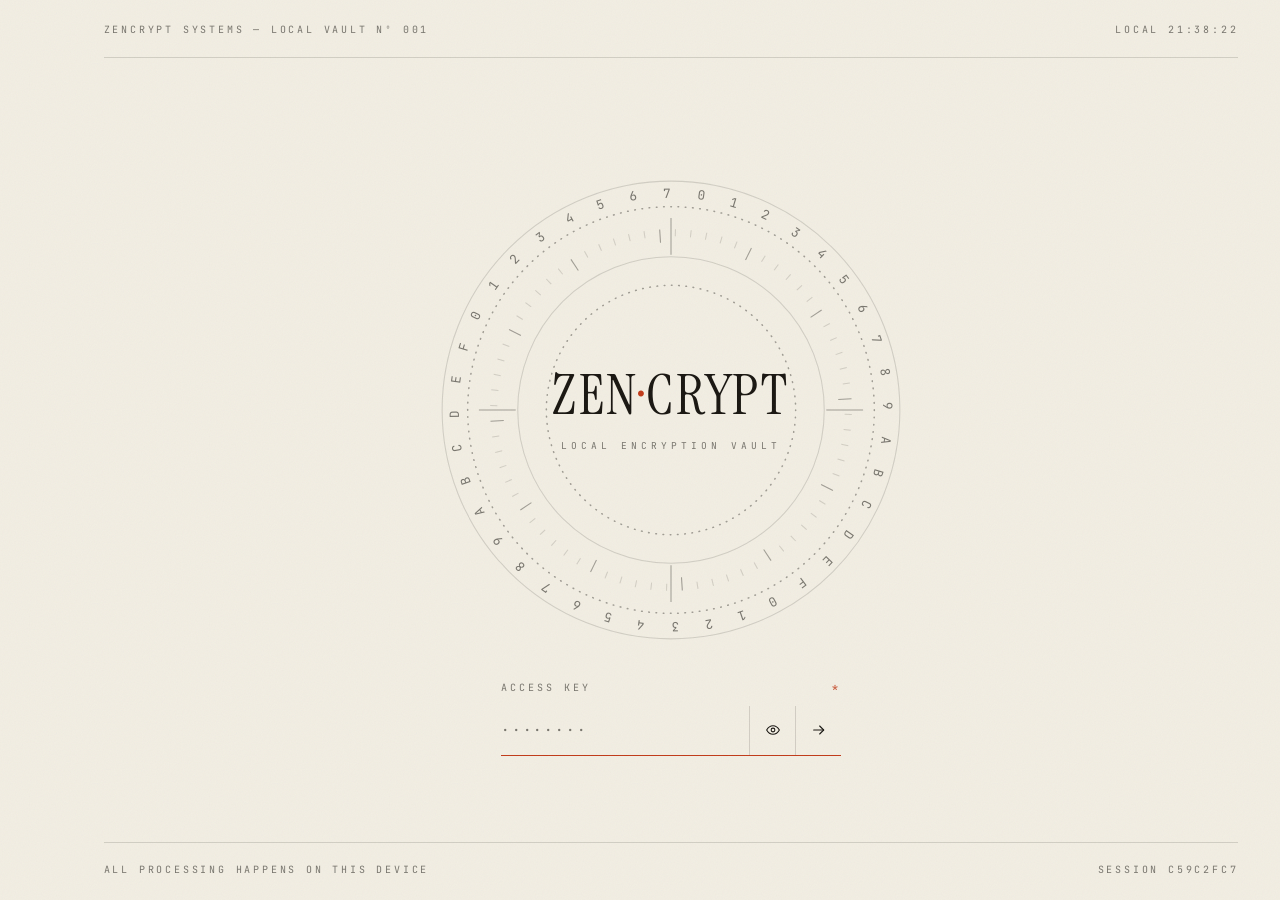
<file: docs/index.html>
<!DOCTYPE html>
<html lang="en">
<head>
<meta charset="UTF-8">
<meta name="viewport" content="width=device-width, initial-scale=1.0">
<meta name="theme-color" content="#F2EEE3">
<title>ZENCRYPT — Local File Vault</title>
<link rel="preconnect" href="https://fonts.googleapis.com">
<link rel="preconnect" href="https://fonts.gstatic.com" crossorigin>
<link href="https://fonts.googleapis.com/css2?family=Instrument+Serif:ital@0;1&family=JetBrains+Mono:wght@400;500;700&display=swap" rel="stylesheet">
<link rel="icon" type="image/svg+xml" href="assets/favicon.svg">
<meta name="description" content="ZENCRYPT is a private, browser-local file vault. Files stay in this browser IndexedDB - nothing is uploaded to a server.">
<link rel="stylesheet" href="assets/css/style.css">

</head>
<body class="gated">

  <!-- vault doors -->
  <div class="door d-top"><i>ZENCRYPT — VAULT DOOR 01</i></div>
  <div class="door d-bot"><i>ZENCRYPT — VAULT DOOR 02</i></div>

  <!-- stamp -->
  <div class="stamp" id="stamp" hidden><div class="stamp-inner">ACCESS GRANTED</div></div>

  <!-- left rail -->
  <aside class="rail" aria-hidden="true">
    <span class="rail-tag">ENCRYPTED FILE VAULT — EST. MMXXV</span>
    <span class="rail-seal"></span>
  </aside>

  <!-- ============ GATE ============ -->
  <section class="gate" id="gate">
    <div class="gate-inner">
      <header class="gate-top">
        <span>ZENCRYPT SYSTEMS — LOCAL VAULT Nº 001</span>
        <span>LOCAL <time id="gateClock">--:--:--</time></span>
      </header>

      <div class="gate-mid">
        <div class="ring-wrap">
          <svg id="ring" viewBox="-230 -230 460 460" aria-hidden="true">
            <circle r="224"/><circle r="199" class="c-d1"/>
            <circle r="150"/><circle r="122" class="c-d1"/>
            <g class="cross">
              <line x1="-152" x2="-188"/><line x1="152" x2="188"/>
              <line y1="-152" y2="-188"/><line y1="152" y2="188"/>
            </g>
            <g id="gTicks"></g>
            <g id="gChars"></g>
          </svg>
          <div class="wordmark">
            <h1>ZEN<span class="red">·</span>CRYPT</h1>
            <span class="wm-sub">LOCAL ENCRYPTION VAULT</span>
          </div>
        </div>

        <form class="key-form" id="keyForm" autocomplete="off" novalidate>
          <label for="keyInput"><span>ACCESS KEY</span><b>*</b></label>
          <div class="key-row">
            <input id="keyInput" type="password" placeholder="········" autocomplete="off"
                   autocapitalize="off" spellcheck="false" aria-label="Access key">
            <button type="button" class="kbtn" id="eyeBtn" title="Show / hide key" aria-label="Show or hide key"></button>
            <button type="submit" class="kbtn go" id="goBtn" title="Unlock vault" aria-label="Unlock vault"></button>
          </div>
          <p class="key-error" id="keyErr" aria-live="polite"></p>
          <p class="key-hint" id="keyHint" hidden>HINT — THE DEV IS ALREADY HERE.</p>
        </form>
      </div>

      <section class="gate-seal" aria-label="Seal files before unlocking">
        <div class="gs-head">
          <h3>Seal a file</h3>
          <span>SHA-256 · THIS DEVICE ONLY</span>
        </div>
        <div class="dz" id="dzGate" tabindex="0" role="button" aria-label="Upload files: click, drop, or paste">
          <span class="dz-mark m1">+</span><span class="dz-mark m2">+</span>
          <span class="dz-mark m3">+</span><span class="dz-mark m4">+</span>
          <div class="dz-big">
            <span class="dz-a"><em>Drop</em> a file</span>
            <span class="dz-b" hidden>Release to seal.</span>
          </div>
          <div class="dz-sub">NO KEY NEEDED — DROP, CLICK TO BROWSE, OR PASTE</div>
          <input type="file" id="fileInputGate" multiple hidden>
        </div>
        <div class="grows" id="gateRows" hidden></div>
        <p class="gs-note">SEALED WITHOUT THE KEY — RECORDS INDEX LOCALLY &amp; APPEAR IN THE VAULT AFTER UNLOCK</p>
      </section>

      <footer class="gate-foot">
        <span>ALL PROCESSING HAPPENS ON THIS DEVICE</span>
        <span>SESSION <span id="sessionId">--------</span></span>
      </footer>
    </div>
  </section>

  <!-- ============ VAULT ============ -->
  <main class="vault" id="vault" hidden>
    <div class="vault-inner">

      <header class="v-top rv">
        <div class="brand">ZEN<span class="red">·</span>CRYPT</div>
        <div class="v-status"><span class="sq-dot"></span> VAULT OPEN — <time id="vClock">--:--:--</time></div>
        <button class="lock-btn" id="lockBtn" title="Lock vault"></button>
      </header>

      <section class="hero">
        <h2 class="rv">Nothing leaves<br><em>this device</em><span class="sq-mark" aria-hidden="true"></span></h2>
        <div class="hero-side rv">
          <p>A zero-knowledge vault that lives entirely in your browser. Every file you seal is
             fingerprinted with SHA-256 and written to on-device storage — no accounts,
             no uploads, no servers in between.</p>
          <div class="stats">
            <div class="stat"><b id="statCount">00</b><span>RECORDS SEALED</span></div>
            <div class="stat"><b id="statSize">0 B</b><span>ON THIS DEVICE</span></div>
            <div class="stat"><b>00</b><span>SERVERS INVOLVED</span></div>
          </div>
        </div>
      </section>

      <div class="dz rv" id="dz" tabindex="0" role="button" aria-label="Upload files: click, drop, or paste">
        <span class="dz-mark m1">+</span><span class="dz-mark m2">+</span>
        <span class="dz-mark m3">+</span><span class="dz-mark m4">+</span>
        <div class="dz-big">
          <span class="dz-a"><em>Seal</em> a file</span>
          <span class="dz-b" hidden>Release to seal.</span>
        </div>
        <div class="dz-sub">DROP FILES ANYWHERE — OR CLICK TO BROWSE — PASTE WORKS TOO</div>
        <input type="file" id="fileInput" multiple hidden>
      </div>

      <section class="rv">
        <div class="ledger-top">
          <h3>Sealed index</h3>
          <span id="ledgerCount">00 RECORDS</span>
        </div>
        <div class="lhead">
          <span>NO.</span><span>FILE</span>
          <span class="c-hash">FINGERPRINT</span><span class="c-size">SIZE</span>
          <span class="c-date">SEALED</span><span></span>
        </div>
        <div id="rows"></div>
        <div class="empty" id="emptyBox">
          <h4>The vault is empty.</h4>
          <p>DROP A FILE ABOVE — IT WILL BE SEALED &amp; INDEXED LOCALLY</p>
        </div>
      </section>

      <footer class="v-foot rv">
        <span id="footStats">00 SEALED RECORDS · 0 B ON DEVICE · KEY VERIFIED</span>
        <span>SHA-256 · INDEXEDDB · NO NETWORK CALLS</span>
      </footer>

    </div>
  </main>

  <div class="toasts" id="toasts" aria-live="polite"></div>

<script src="assets/js/app.js"></script>
</body>
</html>
</file>
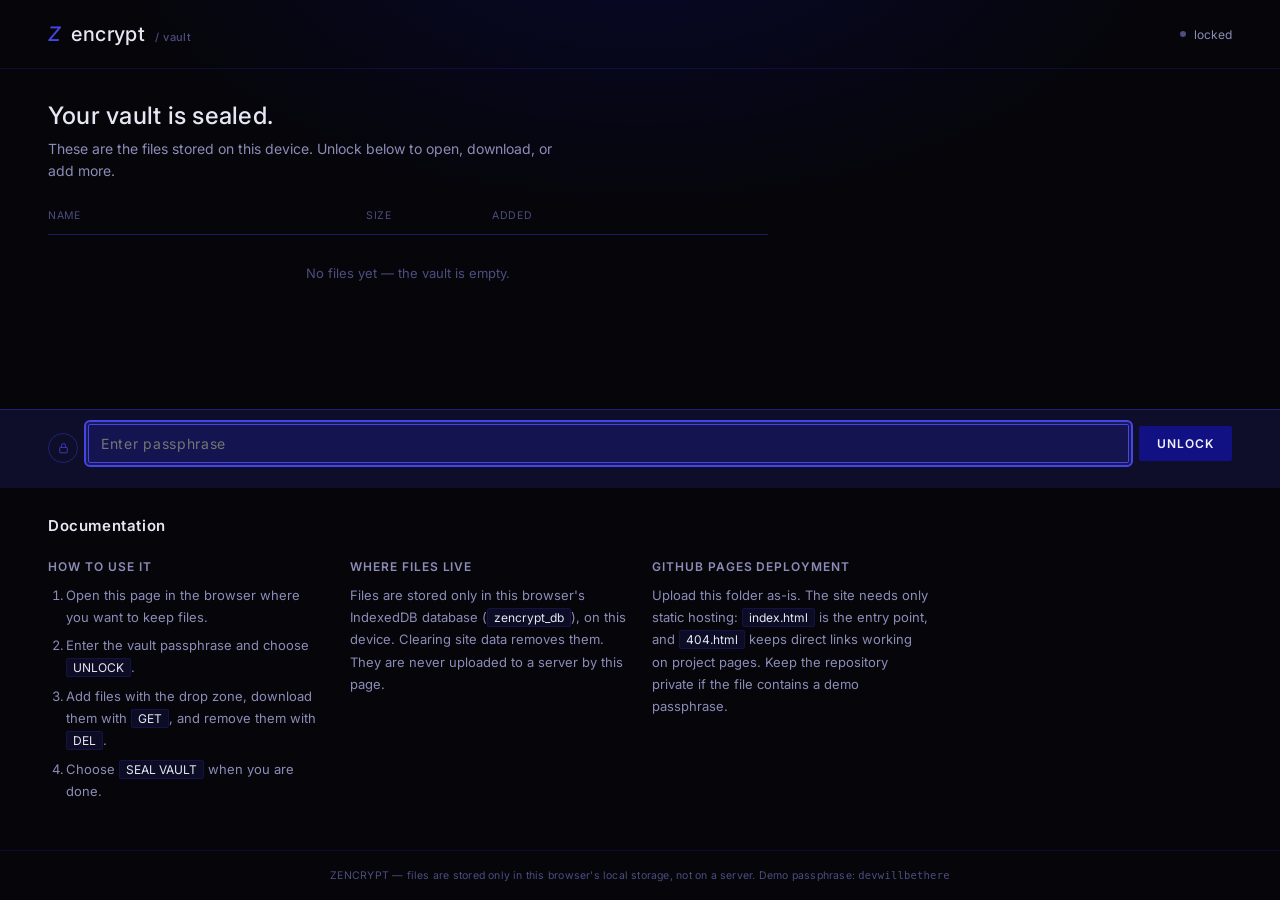
<file: zencrypt-docs/index.html>
<!DOCTYPE html>
<html lang="en">
<head>
<meta charset="UTF-8">
<meta name="viewport" content="width=device-width, initial-scale=1, viewport-fit=cover">
<title>ZENCRYPT — Private File Vault</title>
<meta name="description" content="ZENCRYPT is a private, browser-local file vault. Files stay in this browser's IndexedDB — nothing is uploaded to a server.">
<meta name="theme-color" content="#05050A">
<meta name="color-scheme" content="dark">
<meta property="og:title" content="ZENCRYPT — Private File Vault">
<meta property="og:description" content="A private file vault that lives entirely in your browser. Unlock it, add files, download or remove them.">
<meta property="og:type" content="website">
<link rel="icon" href="data:image/svg+xml,%3Csvg xmlns='http://www.w3.org/2000/svg' viewBox='0 0 32 32'%3E%3Crect width='32' height='32' rx='6' fill='%2305050A'/%3E%3Ctext x='16' y='22' font-family='Georgia,serif' font-style='italic' font-size='18' fill='%234646E8' text-anchor='middle'%3EZ%3C/text%3E%3C/svg%3E">
<link rel="preconnect" href="https://fonts.googleapis.com">
<link rel="preconnect" href="https://fonts.gstatic.com" crossorigin>
<link href="https://fonts.googleapis.com/css2?family=Inter:wght@400;500;600;700&display=swap" rel="stylesheet">
<style>
  :root {
    --ink: #05050A;
    --panel: #0E0E2A;
    --panel-2: #141450;
    --hair: rgba(45,45,200,0.22);
    --hair-strong: rgba(60,60,220,0.42);
    --gold: #111184;
    --gold-bright: #4646E8;
    --text: #E7E7F4;
    --text-dim: #8C8CB8;
    --text-faint: #4D4D80;
    --danger: #D14747;
    --radius: 2px;
    box-sizing: border-box;
    padding-top: env(safe-area-inset-top, 0px);
    padding-bottom: env(safe-area-inset-bottom, 0px);
  }
  @media (prefers-color-scheme: light) {
    :root:not([data-theme="dark"]) {
      --ink: #05050A; --panel: #0E0E2A; --panel-2: #141450; --text: #E7E7F4; --text-dim: #8C8CB8;
    }
  }
  * { box-sizing: border-box; }
  html { scroll-padding-top: env(safe-area-inset-top, 0px); }
  html, body { height: 100%; }
  body {
    margin: 0;
    background: var(--ink);
    background-image:
      radial-gradient(ellipse 900px 500px at 50% -10%, rgba(17,17,132,0.28), transparent 60%);
    color: var(--text);
    font-family: 'Inter', -apple-system, 'Segoe UI', sans-serif;
    min-height: 100%;
    display: flex;
    flex-direction: column;
  }
  .mono { font-family: 'Inter', -apple-system, 'Segoe UI', sans-serif; font-variant-numeric: tabular-nums; }

  /* ---------- Accessibility helpers ---------- */
  .skip-link {
    position: absolute;
    left: 16px;
    top: -48px;
    z-index: 50;
    background: var(--gold);
    color: #F2F2FF;
    font-family: 'Inter', sans-serif;
    font-size: 12px;
    font-weight: 600;
    letter-spacing: 0.06em;
    padding: 10px 16px;
    border-radius: var(--radius);
    text-decoration: none;
    transition: top 0.15s ease;
  }
  .skip-link:focus { top: 12px; }

  /* ---------- Header ---------- */
  header {
    padding: 22px clamp(20px, 5vw, 48px);
    padding-top: calc(22px + env(safe-area-inset-top, 0px));
    display: flex;
    align-items: center;
    justify-content: space-between;
    border-bottom: 1px solid var(--hair);
  }
  .brand {
    display: flex;
    align-items: baseline;
    gap: 10px;
    font-size: 20px;
    letter-spacing: 0.02em;
    font-weight: 500;
  }
  .brand .mark { color: var(--gold-bright); font-style: italic; }
  .brand .tag {
    font-family: 'Inter', sans-serif;
    font-size: 11px;
    color: var(--text-faint);
    letter-spacing: 0.04em;
  }
  #lockBadge {
    font-family: 'Inter', sans-serif;
    font-size: 12px;
    color: var(--text-dim);
    display: flex;
    align-items: center;
    gap: 8px;
  }
  #lockBadge .dot {
    width: 6px; height: 6px; border-radius: 50%;
    background: var(--text-faint);
  }
  #lockBadge.unlocked .dot { background: var(--gold-bright); box-shadow: 0 0 8px var(--gold-bright); }

  main { flex: 1; display: flex; flex-direction: column; }

  /* ---------- Lock screen (home) ---------- */
  #lockScreen {
    flex: 1;
    display: flex;
    flex-direction: column;
    min-height: 0;
  }
  .preview-wrap { flex: 1; overflow-y: auto; padding: 32px clamp(20px, 5vw, 48px) 24px; }
  .preview-head { max-width: 520px; margin-bottom: 26px; }
  .preview-head h1 { font-size: 24px; font-weight: 500; margin: 0 0 8px; letter-spacing: 0.01em; }
  .preview-head p.sub { color: var(--text-dim); font-size: 14px; margin: 0; line-height: 1.6; }
  .preview-ledger { max-width: 720px; }
  #previewFileList .ledger-row { cursor: pointer; }
  #previewFileList .ledger-row:hover { border-color: transparent; background: rgba(70,70,232,0.08); }
  #previewFileList .row-actions .icon-btn { pointer-events: none; opacity: 0.7; }
  #previewEmpty {
    text-align: center;
    color: var(--text-faint);
    font-size: 13px;
    padding: 30px 20px;
    font-family: 'Inter', sans-serif;
  }

  .unlock-bar {
    flex-shrink: 0;
    border-top: 1px solid var(--hair-strong);
    background: var(--panel);
    padding: 14px clamp(16px, 5vw, 48px);
    padding-bottom: calc(14px + env(safe-area-inset-bottom, 0px));
    display: flex;
    align-items: center;
    gap: 10px;
  }
  .unlock-bar .lock-icon { flex-shrink: 0; width: 30px; height: 30px; border: 1px solid var(--hair-strong); border-radius: 50%; display: flex; align-items: center; justify-content: center; }
  .unlock-bar .lock-icon svg { width: 13px; height: 13px; }
  .unlock-row { flex: 1; display: flex; gap: 10px; align-items: center; flex-wrap: wrap; }
  .unlock-row input[type="password"] { flex: 1; min-width: 140px; }
  #lockError {
    width: 100%;
    color: var(--danger);
    font-family: 'Inter', sans-serif;
    font-size: 11.5px;
    letter-spacing: 0.02em;
  }

  .field { text-align: left; }
  .field label {
    display: block;
    font-family: 'Inter', sans-serif;
    font-size: 10.5px;
    color: var(--text-faint);
    letter-spacing: 0.06em;
    margin-bottom: 8px;
  }
  input[type="password"], input[type="text"] {
    background: var(--panel-2);
    border: 1px solid var(--hair-strong);
    border-radius: var(--radius);
    color: var(--text);
    font-family: 'Inter', sans-serif;
    font-size: 14px;
    padding: 10px 12px;
    letter-spacing: 0.05em;
    outline: none;
    transition: border-color 0.15s ease;
  }
  input[type="password"]:focus, input[type="text"]:focus {
    border-color: var(--gold-bright);
    box-shadow: 0 0 0 3px rgba(70,70,232,0.22);
  }
  .btn {
    background: var(--gold);
    color: #F2F2FF;
    border: none;
    border-radius: var(--radius);
    padding: 10px 18px;
    font-family: 'Inter', sans-serif;
    font-size: 12px;
    font-weight: 600;
    letter-spacing: 0.08em;
    cursor: pointer;
    transition: background 0.15s ease, transform 0.1s ease;
    white-space: nowrap;
  }
  .btn:hover { background: var(--gold-bright); }
  .btn:active { transform: scale(0.985); }
  .btn:focus-visible, input:focus-visible, .icon-btn:focus-visible { outline: 2px solid var(--gold-bright); outline-offset: 2px; }
  .btn-ghost {
    background: transparent;
    border: 1px solid var(--hair-strong);
    color: var(--text-dim);
  }
  .btn-ghost:hover { border-color: var(--gold-bright); color: var(--text); }
  .unlock-bar.shake { animation: shake 0.36s ease; }
  @keyframes shake {
    10%, 90% { transform: translateX(-1px); }
    20%, 80% { transform: translateX(2px); }
    30%, 50%, 70% { transform: translateX(-4px); }
    40%, 60% { transform: translateX(4px); }
  }

  /* ---------- Vault (dashboard) ---------- */
  #vault { display: none; flex: 1; flex-direction: column; }
  .vault-header {
    padding: 36px clamp(20px, 5vw, 48px) 24px;
    display: flex;
    align-items: flex-end;
    justify-content: space-between;
    gap: 20px;
    flex-wrap: wrap;
  }
  .vault-header h2 { font-size: 22px; font-weight: 500; margin: 0 0 6px; }
  .vault-header .meta {
    font-family: 'Inter', sans-serif;
    font-size: 12px;
    color: var(--text-faint);
  }
  #dropZone {
    margin: 0 clamp(20px, 5vw, 48px) 8px;
    border: 1px dashed var(--hair-strong);
    border-radius: var(--radius);
    padding: 26px;
    text-align: center;
    color: var(--text-dim);
    font-size: 14px;
    cursor: pointer;
    transition: border-color 0.15s ease, background 0.15s ease;
  }
  #dropZone:hover, #dropZone.drag { border-color: var(--gold-bright); background: rgba(70,70,232,0.08); }
  #dropZone .mono { font-size: 11.5px; color: var(--text-faint); display: block; margin-top: 6px; }
  #fileInput { display: none; }

  .ledger-wrap { flex: 1; padding: 28px clamp(20px, 5vw, 48px) 60px; overflow-x: auto; }
  .ledger-head, .ledger-row {
    display: grid;
    grid-template-columns: 1fr 110px 170px 90px;
    gap: 16px;
    align-items: center;
    min-width: 520px;
  }
  .ledger-head {
    font-family: 'Inter', sans-serif;
    font-size: 10.5px;
    color: var(--text-faint);
    letter-spacing: 0.06em;
    padding-bottom: 12px;
    border-bottom: 1px solid var(--hair-strong);
  }
  .ledger-row {
    padding: 16px 0;
    border-bottom: 1px solid var(--hair);
    font-size: 14.5px;
  }
  .ledger-row .fname { display: flex; align-items: center; gap: 10px; overflow: hidden; }
  .ledger-row .fname span { overflow: hidden; text-overflow: ellipsis; white-space: nowrap; }
  .ledger-row .fsize, .ledger-row .fdate { font-family: 'Inter', sans-serif; font-size: 12px; color: var(--text-dim); }
  .row-actions { display: flex; gap: 6px; justify-content: flex-end; }
  .icon-btn {
    background: none; border: 1px solid var(--hair-strong); color: var(--text-dim);
    border-radius: var(--radius); padding: 6px 10px; font-family: 'Inter', sans-serif;
    font-size: 11px; cursor: pointer; transition: all 0.15s ease;
  }
  .icon-btn:hover { border-color: var(--gold-bright); color: var(--gold-bright); }
  .icon-btn.danger:hover { border-color: var(--danger); color: var(--danger); }

  #emptyState {
    text-align: center;
    color: var(--text-faint);
    font-size: 13.5px;
    padding: 50px 20px;
    font-family: 'Inter', sans-serif;
  }

  .file-glyph { width: 14px; height: 14px; flex-shrink: 0; opacity: 0.6; }

  footer {
    padding: 18px clamp(20px, 5vw, 48px);
    padding-bottom: calc(18px + env(safe-area-inset-bottom, 0px));
    border-top: 1px solid var(--hair);
    font-family: 'Inter', sans-serif;
    font-size: 10.5px;
    color: var(--text-faint);
    text-align: center;
    letter-spacing: 0.02em;
  }

  @media (prefers-reduced-motion: reduce) {
    * { animation: none !important; transition: none !important; }
  }

  /* ---------- Small screens ---------- */
  @media (max-width: 640px) {
    .ledger-head { display: none; }
    .ledger-head, .ledger-row {
      grid-template-columns: 1fr auto;
      min-width: 0;
    }
    .ledger-row .fdate { display: none; }
  }

  /* ---------- Docs ---------- */
  .docs {
    border-top: 1px solid var(--hair);
    padding: 28px clamp(20px, 5vw, 48px) 48px;
    display: grid;
    gap: 24px;
    grid-template-columns: repeat(auto-fit, minmax(min(260px, 100%), 1fr));
  }
  .docs h2 {
    grid-column: 1 / -1;
    font-size: 15px;
    font-weight: 600;
    letter-spacing: 0.04em;
    margin: 0;
    color: var(--text);
  }
  .docs section h3 {
    font-size: 12px;
    font-weight: 600;
    letter-spacing: 0.08em;
    color: var(--text-dim);
    margin: 0 0 10px;
    text-transform: uppercase;
  }
  .docs section p, .docs section ol {
    margin: 0;
    color: var(--text-dim);
    font-size: 13px;
    line-height: 1.7;
  }
  .docs section ol { padding-left: 18px; display: grid; gap: 6px; }
  .docs code {
    font-family: 'Inter', -apple-system, 'Segoe UI', sans-serif;
    font-size: 12px;
    color: var(--text);
    background: rgba(70,70,232,0.12);
    border: 1px solid var(--hair);
    border-radius: var(--radius);
    padding: 1px 6px;
  }
</style>
</head>
<body>
<a class="skip-link" href="#main">Skip to vault</a>

<header>
  <div class="brand"><span class="mark" aria-hidden="true">Z</span>encrypt <span class="tag">/ vault</span></div>
  <div id="lockBadge" role="status" aria-live="polite"><span class="dot" aria-hidden="true"></span><span id="lockBadgeText">locked</span></div>
</header>

<main id="main">
  <section id="lockScreen" aria-labelledby="lockTitle">
    <div class="preview-wrap">
      <div class="preview-head">
        <h1 id="lockTitle">Your vault is sealed.</h1>
        <p class="sub">These are the files stored on this device. Unlock below to open, download, or add more.</p>
      </div>
      <div class="preview-ledger">
        <div class="ledger-head">
          <div>NAME</div><div>SIZE</div><div>ADDED</div><div></div>
        </div>
        <div id="previewFileList"></div>
        <div id="previewEmpty">No files yet — the vault is empty.</div>
      </div>
    </div>

    <div class="unlock-bar" id="unlockBar">
      <div class="lock-icon" aria-hidden="true">
        <svg viewBox="0 0 24 24" fill="none" stroke="#4646E8" stroke-width="1.4"><rect x="5" y="10" width="14" height="10" rx="1"/><path d="M8 10V7a4 4 0 0 1 8 0v3"/></svg>
      </div>
      <form class="unlock-row" id="unlockForm">
        <label class="mono" for="pwInput" style="position:absolute;width:1px;height:1px;overflow:hidden;clip:rect(0 0 0 0);">Passphrase</label>
        <input type="password" id="pwInput" autocomplete="current-password" placeholder="Enter passphrase" />
        <button class="btn" id="unlockBtn" type="submit">UNLOCK</button>
        <div id="lockError" role="alert"></div>
      </form>
    </div>
  </section>

  <section id="vault">
    <div class="vault-header">
      <div>
        <h2>Your files</h2>
        <div class="meta" id="vaultMeta">0 files stored</div>
      </div>
      <button class="btn btn-ghost" id="lockBtn" style="width:auto;">SEAL VAULT</button>
    </div>

    <div id="dropZone" role="button" tabindex="0" aria-label="Add files to the vault">
      Click or drop a file to store it
      <span class="mono">Stored locally in this browser, on this device</span>
    </div>
    <input type="file" id="fileInput" multiple aria-label="Files to store in the vault" />

    <div class="ledger-wrap">
      <div class="ledger-head">
        <div>NAME</div><div>SIZE</div><div>ADDED</div><div></div>
      </div>
      <div id="fileList"></div>
      <div id="emptyState">No files yet — the vault is empty.</div>
    </div>
  </section>
</main>

<section class="docs" aria-labelledby="docsTitle">
  <h2 id="docsTitle">Documentation</h2>
  <section aria-labelledby="docsUse">
    <h3 id="docsUse">How to use it</h3>
    <ol>
      <li>Open this page in the browser where you want to keep files.</li>
      <li>Enter the vault passphrase and choose <code>UNLOCK</code>.</li>
      <li>Add files with the drop zone, download them with <code>GET</code>, and remove them with <code>DEL</code>.</li>
      <li>Choose <code>SEAL VAULT</code> when you are done.</li>
    </ol>
  </section>
  <section aria-labelledby="docsPrivacy">
    <h3 id="docsPrivacy">Where files live</h3>
    <p>Files are stored only in this browser's IndexedDB database (<code>zencrypt_db</code>), on this device. Clearing site data removes them. They are never uploaded to a server by this page.</p>
  </section>
  <section aria-labelledby="docsDeploy">
    <h3 id="docsDeploy">GitHub Pages deployment</h3>
    <p>Upload this folder as-is. The site needs only static hosting: <code>index.html</code> is the entry point, and <code>404.html</code> keeps direct links working on project pages. Keep the repository private if the file contains a demo passphrase.</p>
  </section>
</section>

<footer>ZENCRYPT — files are stored only in this browser's local storage, not on a server. Demo passphrase: <code>devwillbethere</code></footer>

<script>
(function () {
  "use strict";
  /* Demo build: the passphrase ships in this file so the GitHub Pages demo can unlock.
     Do not treat this as real encryption — anyone can read page source. */
  const PASSPHRASE = "devwillbethere";
  const DB_NAME = "zencrypt_db";
  const STORE = "files";
  let db = null;

  const IDB_OK = ("indexedDB" in window);
  function storageUnavailable() {
    previewEmpty.style.display = "block";
    previewEmpty.textContent = "Local storage is unavailable in this browser, so the vault cannot load files here.";
    emptyState.style.display = "block";
    emptyState.textContent = "Local storage is unavailable in this browser, so the vault cannot load files here.";
  }

  function openDB() {
    if (!IDB_OK) return Promise.reject(new Error("IndexedDB unavailable"));
    return new Promise((resolve, reject) => {
      const req = indexedDB.open(DB_NAME, 1);
      req.onupgradeneeded = () => {
        const idb = req.result;
        if (!idb.objectStoreNames.contains(STORE)) {
          idb.createObjectStore(STORE, { keyPath: "id" });
        }
      };
      req.onsuccess = () => resolve(req.result);
      req.onerror = () => reject(req.error);
    });
  }

  function tx(mode) { return db.transaction(STORE, mode).objectStore(STORE); }

  function addFile(record) {
    return new Promise((resolve, reject) => {
      try {
        const r = tx("readwrite").put(record);
        r.onsuccess = () => resolve();
        r.onerror = () => reject(r.error);
      } catch (e) { reject(e); }
    });
  }
  function getAllFiles() {
    return new Promise((resolve, reject) => {
      try {
        const r = tx("readonly").getAll();
        r.onsuccess = () => resolve(r.result || []);
        r.onerror = () => reject(r.error);
      } catch (e) { resolve([]); }
    });
  }
  function deleteFile(id) {
    return new Promise((resolve, reject) => {
      try {
        const r = tx("readwrite").delete(id);
        r.onsuccess = () => resolve();
        r.onerror = () => reject(r.error);
      } catch (e) { reject(e); }
    });
  }

  function fmtSize(bytes) {
    if (bytes < 1024) return bytes + " B";
    if (bytes < 1024 * 1024) return (bytes / 1024).toFixed(1) + " KB";
    return (bytes / (1024 * 1024)).toFixed(1) + " MB";
  }
  function fmtDate(ts) {
    const d = new Date(ts);
    return d.toLocaleDateString(undefined, { day: "2-digit", month: "short" }) + " · " +
           d.toLocaleTimeString(undefined, { hour: "2-digit", minute: "2-digit" });
  }

  const lockScreen = document.getElementById("lockScreen");
  const vault = document.getElementById("vault");
  const unlockForm = document.getElementById("unlockForm");
  const pwInput = document.getElementById("pwInput");
  const unlockBtn = document.getElementById("unlockBtn");
  const lockError = document.getElementById("lockError");
  const lockBtn = document.getElementById("lockBtn");
  const lockBadge = document.getElementById("lockBadge");
  const lockBadgeText = document.getElementById("lockBadgeText");
  const dropZone = document.getElementById("dropZone");
  const fileInput = document.getElementById("fileInput");
  const fileList = document.getElementById("fileList");
  const emptyState = document.getElementById("emptyState");
  const vaultMeta = document.getElementById("vaultMeta");
  const unlockBar = document.getElementById("unlockBar");
  const previewFileList = document.getElementById("previewFileList");
  const previewEmpty = document.getElementById("previewEmpty");

  const fileGlyph = '<svg class="file-glyph" viewBox="0 0 24 24" fill="none" stroke="currentColor" stroke-width="1.5"><path d="M14 2H6a2 2 0 0 0-2 2v16a2 2 0 0 0 2 2h12a2 2 0 0 0 2-2V8z"/><path d="M14 2v6h6"/></svg>';

  async function refreshList() {
    let files = [];
    try { files = await getAllFiles(); } catch (e) { files = []; }
    files.sort((a, b) => b.addedAt - a.addedAt);
    vaultMeta.textContent = files.length + (files.length === 1 ? " file stored" : " files stored");
    if (files.length === 0) {
      emptyState.style.display = "block";
      fileList.innerHTML = "";
      return;
    }
    emptyState.style.display = "none";
    fileList.innerHTML = files.map(f => `
      <div class="ledger-row" data-id="${f.id}">
        <div class="fname">${fileGlyph}<span>${escapeHtml(f.name)}</span></div>
        <div class="fsize">${fmtSize(f.size)}</div>
        <div class="fdate">${fmtDate(f.addedAt)}</div>
        <div class="row-actions">
          <button class="icon-btn" data-action="download" data-id="${f.id}">GET</button>
          <button class="icon-btn danger" data-action="delete" data-id="${f.id}">DEL</button>
        </div>
      </div>
    `).join("");
  }

  function escapeHtml(s) {
    return String(s == null ? "" : s).replace(/[&<>"']/g, c => ({ "&": "&amp;", "<": "&lt;", ">": "&gt;", '"': "&quot;", "'": "&#39;" }[c]));
  }

  async function refreshPreview() {
    let files = [];
    try { files = await getAllFiles(); } catch (e) { files = []; }
    files.sort((a, b) => b.addedAt - a.addedAt);
    if (files.length === 0) {
      previewEmpty.style.display = "block";
      previewFileList.innerHTML = "";
      return;
    }
    previewEmpty.style.display = "none";
    previewFileList.innerHTML = files.map(f => `
      <div class="ledger-row">
        <div class="fname">${fileGlyph}<span>${escapeHtml(f.name)}</span></div>
        <div class="fsize">${fmtSize(f.size)}</div>
        <div class="fdate">${fmtDate(f.addedAt)}</div>
        <div class="row-actions"><button class="icon-btn">LOCKED</button></div>
      </div>
    `).join("");
  }

  previewFileList.addEventListener("click", () => {
    pwInput.focus();
  });

  fileList.addEventListener("click", async (e) => {
    const btn = e.target.closest(".icon-btn");
    if (!btn) return;
    const id = btn.dataset.id;
    if (btn.dataset.action === "delete") {
      try { await deleteFile(id); await refreshList(); await refreshPreview(); } catch (err) {}
    } else if (btn.dataset.action === "download") {
      try {
        const files = await getAllFiles();
        const f = files.find(x => x.id === id);
        if (!f) return;
        const a = document.createElement("a");
        a.href = f.dataUrl;
        a.download = f.name;
        document.body.appendChild(a);
        a.click();
        a.remove();
      } catch (err) {}
    }
  });

  function readFileAsDataUrl(file) {
    return new Promise((resolve, reject) => {
      const r = new FileReader();
      r.onload = () => resolve(r.result);
      r.onerror = () => reject(r.error);
      r.readAsDataURL(file);
    });
  }

  async function handleFiles(fileListObj) {
    if (!db) { storageUnavailable(); return; }
    for (const file of Array.from(fileListObj)) {
      try {
        const dataUrl = await readFileAsDataUrl(file);
        await addFile({
          id: Date.now() + "_" + Math.random().toString(36).slice(2, 9),
          name: file.name,
          size: file.size,
          addedAt: Date.now(),
          dataUrl
        });
      } catch (e) { /* skip file on error */ }
    }
    await refreshList();
    await refreshPreview();
  }

  dropZone.addEventListener("click", () => fileInput.click());
  dropZone.addEventListener("keydown", (e) => {
    if (e.key === "Enter" || e.key === " ") { e.preventDefault(); fileInput.click(); }
  });
  fileInput.addEventListener("change", (e) => { if (e.target.files.length) handleFiles(e.target.files); fileInput.value = ""; });
  dropZone.addEventListener("dragover", (e) => { e.preventDefault(); dropZone.classList.add("drag"); });
  dropZone.addEventListener("dragleave", () => dropZone.classList.remove("drag"));
  dropZone.addEventListener("drop", (e) => {
    e.preventDefault();
    dropZone.classList.remove("drag");
    if (e.dataTransfer.files.length) handleFiles(e.dataTransfer.files);
  });

  function unlock() {
    if (pwInput.value === PASSPHRASE) {
      lockScreen.style.display = "none";
      vault.style.display = "flex";
      lockBadge.classList.add("unlocked");
      lockBadgeText.textContent = "unlocked";
      pwInput.value = "";
      lockError.textContent = "";
      refreshList();
    } else {
      lockError.textContent = "Incorrect passphrase. Try again.";
      unlockBar.classList.add("shake");
      setTimeout(() => unlockBar.classList.remove("shake"), 380);
    }
  }

  unlockBtn.addEventListener("click", unlock);
  unlockForm.addEventListener("submit", (e) => { e.preventDefault(); unlock(); });
  pwInput.addEventListener("keydown", (e) => { if (e.key === "Enter") unlock(); });

  lockBtn.addEventListener("click", () => {
    vault.style.display = "none";
    lockScreen.style.display = "flex";
    lockBadge.classList.remove("unlocked");
    lockBadgeText.textContent = "locked";
    pwInput.focus();
  });

  openDB().then(idb => { db = idb; refreshPreview(); }).catch(storageUnavailable);
  pwInput.focus();
})();
</script>
</body>
</html>
</file>
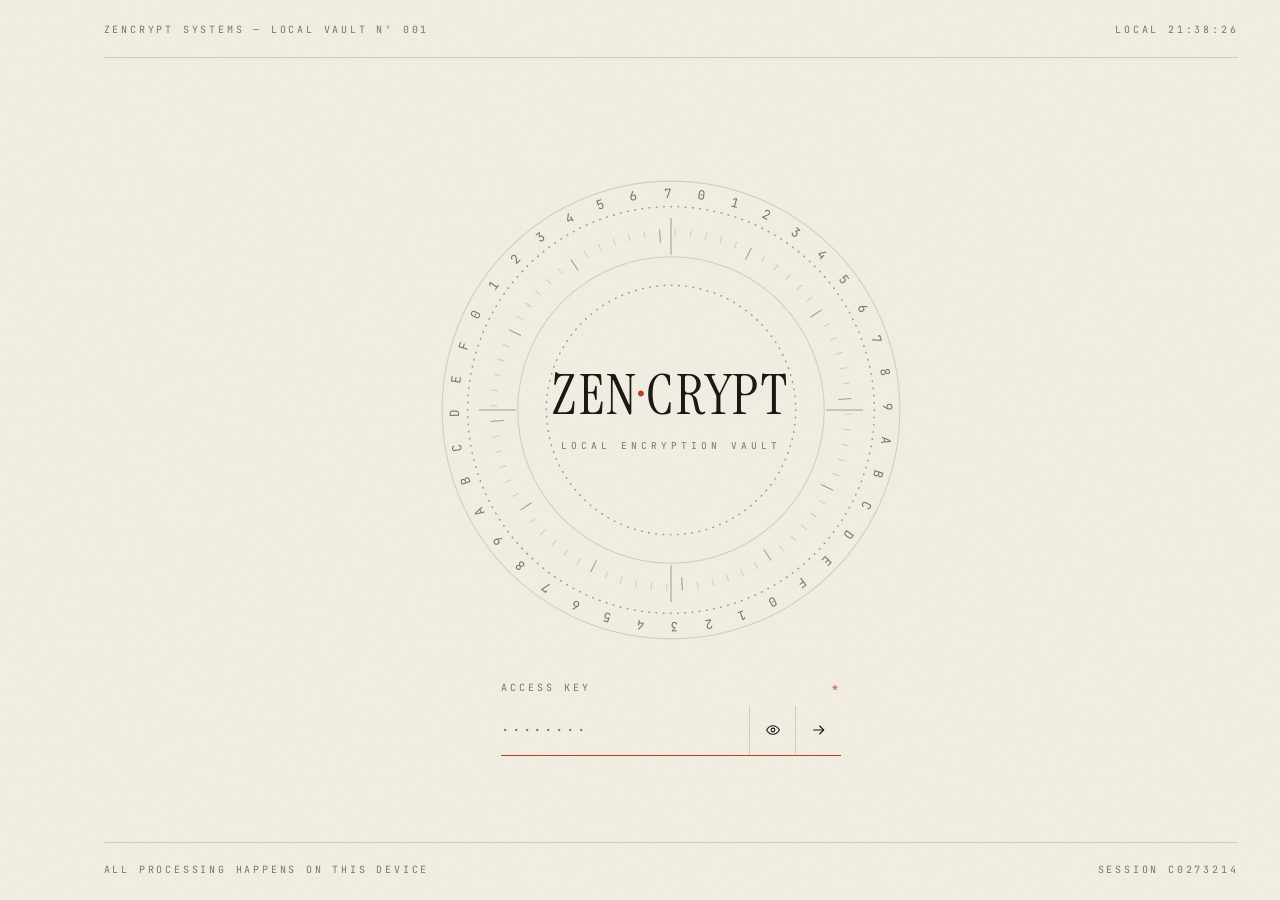
<file: index.html.html>
<!DOCTYPE html>
<html lang="en">
<head>
<meta charset="UTF-8">
<meta name="viewport" content="width=device-width, initial-scale=1.0">
<meta name="theme-color" content="#F2EEE3">
<title>ZENCRYPT — Local File Vault</title>
<link rel="preconnect" href="https://fonts.googleapis.com">
<link rel="preconnect" href="https://fonts.gstatic.com" crossorigin>
<link href="https://fonts.googleapis.com/css2?family=Instrument+Serif:ital@0;1&family=JetBrains+Mono:wght@400;500;700&display=swap" rel="stylesheet">
<style>
  *{margin:0;padding:0;box-sizing:border-box}
  :root{
    --paper:#F2EEE3; --ink:#181510;
    --soft:rgba(24,21,16,.56);
    --line:rgba(24,21,16,.15); --line-2:rgba(24,21,16,.38);
    --red:#C13A18;
    --mono:'JetBrains Mono',ui-monospace,monospace;
    --serif:'Instrument Serif',Georgia,serif;
    --ease:cubic-bezier(.22,1,.36,1);
  }
  [hidden]{display:none!important}
  html{scrollbar-width:thin;scrollbar-color:var(--line-2) transparent}
  body{background:var(--paper);color:var(--ink);font:400 14px/1.5 var(--mono);-webkit-font-smoothing:antialiased;min-height:100vh}
  body.gated{overflow:hidden}
  ::selection{background:var(--red);color:var(--paper)}
  button{font:inherit;color:inherit;background:none;border:0;cursor:pointer}
  input{font:inherit;color:inherit}
  :focus-visible{outline:1px dashed var(--red);outline-offset:3px}
  /* paper grain */
  body::after{content:"";position:fixed;inset:0;z-index:900;pointer-events:none;opacity:.05;
    background:url("data:image/svg+xml,%3Csvg xmlns='http://www.w3.org/2000/svg' width='180' height='180'%3E%3Cfilter id='n'%3E%3CfeTurbulence type='fractalNoise' baseFrequency='.85' numOctaves='2'/%3E%3C/filter%3E%3Crect width='100%25' height='100%25' filter='url(%23n)'/%3E%3C/svg%3E")}

  /* ---------- shared rail ---------- */
  .rail{position:fixed;top:0;bottom:0;left:0;width:62px;border-right:1px solid var(--line);
    display:flex;flex-direction:column;align-items:center;justify-content:space-between;
    padding:1.3rem 0;z-index:20;background:var(--paper)}
  .rail-tag{writing-mode:vertical-rl;transform:rotate(180deg);font-size:9.5px;letter-spacing:.34em;color:var(--soft);white-space:nowrap}
  .rail-seal{width:11px;height:11px;background:var(--red)}
  .gate,.vault{padding-left:62px}

  /* ---------- gate ---------- */
  .gate{position:fixed;inset:0;background:var(--paper);z-index:100;display:flex}2
  .gate.off{display:none}
  .gate-inner{flex:1;display:flex;flex-direction:column;min-width:0;padding:1.4rem clamp(1.2rem,4vw,2.6rem);
    overflow-y:auto;scrollbar-width:thin;scrollbar-color:var(--line-2) transparent}
  .gate-top,.gate-foot{display:flex;justify-content:space-between;gap:1rem;font-size:10px;letter-spacing:.28em;color:var(--soft)}
  .gate-top{position:sticky;top:0;z-index:5;background:var(--paper);padding-bottom:1.2rem;border-bottom:1px solid var(--line)}
  .gate-foot{position:sticky;bottom:0;z-index:5;background:var(--paper);padding-top:1.2rem;border-top:1px solid var(--line)}
  .gate-mid{flex:1;display:flex;flex-direction:column;align-items:center;justify-content:center;gap:2.2rem;padding:1.6rem 0;min-height:calc(100vh - 3.6rem)}
  .gate-inner>*{animation:rise .8s var(--ease) both}
  .gate-mid{animation-delay:.12s}.gate-seal{animation-delay:.2s}.gate-foot{animation-delay:.26s}
  @keyframes rise{from{opacity:0;transform:translateY(12px)}}

  .ring-wrap{position:relative;width:min(58vmin,470px);max-width:86vw;aspect-ratio:1}
  #ring{position:absolute;inset:0;width:100%;height:100%}
  #ring circle{fill:none;stroke:var(--line);stroke-width:1}
  #ring .c-d1{stroke:var(--line-2);stroke-dasharray:.6 6.5;stroke-linecap:round;stroke-width:1.5}
  #ring line{stroke:var(--line);stroke-width:1}
  #ring .cross line{stroke:var(--line-2)}
  #ring .tk-a{stroke:var(--line-2)}
  #ring text{font-family:var(--mono);font-size:12.5px;fill:var(--soft);transition:fill .25s}
  #ring text.hot,#gate.deny #ring text{fill:var(--red)}
  .wordmark{position:absolute;inset:0;display:flex;flex-direction:column;align-items:center;justify-content:center;pointer-events:none;text-align:center}
  .wordmark h1{font:400 clamp(1.9rem,8.4vmin,3.5rem)/1 var(--serif);letter-spacing:.04em}
  .red{color:var(--red)}
  .wm-sub{margin-top:1rem;font-size:9.5px;letter-spacing:.42em;color:var(--soft)}

  .key-form{width:min(340px,86vw)}
  .key-form label{display:flex;justify-content:space-between;font-size:10px;letter-spacing:.3em;color:var(--soft);margin-bottom:.7rem}
  .key-form label b{color:var(--red);font-weight:400}
  .key-row{display:flex;align-items:stretch;border-bottom:1px solid var(--line-2);transition:border-color .25s}
  .key-row:focus-within{border-color:var(--red)}
  .key-row input{flex:1;min-width:0;background:none;border:0;padding:.85rem 0;font-size:14px;letter-spacing:.3em}
  .key-row input::placeholder{color:var(--soft);letter-spacing:.2em}
  .key-row input:focus{outline:none}
  .kbtn{width:46px;display:grid;place-items:center;border-left:1px solid var(--line);transition:background .2s,color .2s}
  .kbtn svg{width:16px;height:16px}
  .kbtn:hover{background:var(--ink);color:var(--paper)}
  .kbtn.go:hover{background:var(--red)}
  .kbtn.busy svg{animation:rot 1s linear infinite}
  @keyframes rot{to{transform:rotate(360deg)}}
  .key-error{min-height:1.5em;margin-top:.7rem;font-size:10.5px;letter-spacing:.18em;color:var(--red)}
  .key-hint{margin-top:.3rem;font-size:10px;letter-spacing:.18em;color:var(--soft)}
  .key-form.shake{animation:shake .4s}
  @keyframes shake{20%{transform:translateX(-7px)}40%{transform:translateX(6px)}60%{transform:translateX(-4px)}80%{transform:translateX(2px)}}

  /* ---------- gate: seal section ---------- */
  .gate-seal{padding:1.4rem 0 3rem}
  .gs-head{display:flex;align-items:baseline;justify-content:space-between;gap:1rem;padding-bottom:1rem}
  .gs-head h3{font:italic 400 1.5rem var(--serif)}
  .gs-head span{font-size:10px;letter-spacing:.26em;color:var(--soft)}
  .gs-note{margin-top:1.1rem;text-align:center;font-size:9.5px;letter-spacing:.24em;color:var(--soft)}
  .grows{margin-top:1.4rem;border-top:1px solid var(--line-2)}
  .grow{display:flex;align-items:center;gap:.7rem;padding:.6rem .1rem;border-bottom:1px solid var(--line);animation:rowIn .5s var(--ease) both}
  .g-dot{width:7px;height:7px;background:var(--red);flex:none}
  .grow.pend .g-dot{background:transparent;border:1px solid var(--red);animation:pulse 1s infinite}
  .g-name{flex:1;min-width:0;font-weight:500;font-size:12px;white-space:nowrap;overflow:hidden;text-overflow:ellipsis}
  .g-chip{flex:none;font-size:8.5px;letter-spacing:.14em;border:1px solid var(--line-2);padding:.18rem .38rem;color:var(--soft)}
  .g-size{flex:none;font-size:10.5px;color:var(--soft)}
  .g-state{flex:none;font-size:8.5px;letter-spacing:.2em;color:var(--red)}
  .grow.pend .g-state{color:var(--soft);animation:pulse 1s infinite}

  /* ---------- vault doors ---------- */
  .door{position:fixed;left:0;right:0;height:50.5vh;background:var(--ink);z-index:300;
    transition:transform .72s cubic-bezier(.8,0,.2,1)}
  .d-top{top:0;transform:translateY(-102%);border-bottom:1px solid rgba(242,238,227,.12)}
  .d-bot{bottom:0;transform:translateY(102%);border-top:1px solid rgba(242,238,227,.12)}
  body.doors-closed .door{transform:translateY(0)}
  .door i{position:absolute;left:50%;font:500 9px var(--mono);font-style:normal;letter-spacing:.5em;color:rgba(242,238,227,.28);white-space:nowrap}
  .d-top i{bottom:18px;transform:translateX(-50%)}
  .d-bot i{top:18px;transform:translateX(-50%)}
  .d-top::after{content:"";position:absolute;left:50%;bottom:-5px;width:9px;height:9px;background:var(--red);
    transform:translateX(-50%) rotate(45deg);opacity:0;transition:opacity .2s .35s}
  body.doors-closed .d-top::after{opacity:1}

  /* ---------- stamp ---------- */
  .stamp{position:fixed;inset:0;z-index:250;display:grid;place-items:center;pointer-events:none}
  .stamp-inner{border:2px solid var(--red);outline:1px solid var(--red);outline-offset:4px;color:var(--red);
    padding:.9em 1.4em .9em 1.9em;font-weight:700;font-size:clamp(.9rem,2vw,1.15rem);letter-spacing:.4em;
    transform:rotate(-7deg);opacity:0;background:var(--paper)}
  .stamp.show .stamp-inner{animation:stampIn .5s cubic-bezier(.2,1.5,.35,1) forwards}
  @keyframes stampIn{0%{opacity:0;transform:rotate(3deg) scale(1.9)}55%{opacity:1}100%{opacity:1;transform:rotate(-7deg) scale(1)}}

  /* ---------- vault ---------- */
  .vault{min-height:100vh}
  .vault-inner{max-width:1140px;margin:0 auto;padding:0 clamp(1.1rem,4vw,3rem) 3rem}
  .vault .rv{opacity:0;transform:translateY(16px);transition:opacity .7s var(--ease),transform .7s var(--ease)}
  .vault.in .rv{opacity:1;transform:none}

  .v-top{display:flex;align-items:center;justify-content:space-between;gap:1rem;padding:1.15rem 0;border-bottom:1px solid var(--line)}
  .brand{font:400 1.35rem var(--serif);letter-spacing:.05em}
  .v-status{display:flex;align-items:center;gap:.6rem;font-size:10px;letter-spacing:.26em;color:var(--soft)}
  .v-status .sq-dot{width:7px;height:7px;background:var(--red);animation:pulse 2.2s infinite}
  .v-status time{color:var(--ink);letter-spacing:.12em}
  @keyframes pulse{50%{opacity:.3}}
  .lock-btn{display:flex;align-items:center;gap:.55rem;border:1px solid var(--line-2);padding:.55rem .95rem;font-size:10px;letter-spacing:.26em;transition:.22s}
  .lock-btn svg{width:13px;height:13px}
  .lock-btn:hover{background:var(--ink);color:var(--paper);border-color:var(--ink)}

  .hero{display:grid;grid-template-columns:1.15fr .85fr;gap:clamp(1.5rem,4vw,4rem);align-items:end;padding:clamp(2.4rem,6vh,4.2rem) 0 2.6rem}
  .hero h2{font:400 clamp(2.5rem,5.4vw,4.4rem)/1.04 var(--serif)}
  .hero h2 em{font-style:italic}
  .sq-mark{display:inline-block;width:.4em;height:.4em;background:var(--red);margin-left:.14em}
  .hero-side{border-left:1px solid var(--line);padding-left:clamp(1.2rem,2.5vw,2.2rem)}
  .hero-side>p{font-size:12px;line-height:1.75;color:var(--soft);max-width:40ch}
  .stats{margin-top:1.6rem}
  .stat{display:flex;align-items:baseline;justify-content:space-between;border-top:1px solid var(--line);padding:.55rem .1rem .5rem}
  .stat b{font:400 1.9rem/1 var(--serif)}
  .stat span{font-size:9.5px;letter-spacing:.26em;color:var(--soft)}

  .dz{position:relative;border-top:1px solid var(--line-2);border-bottom:1px solid var(--line-2);
    padding:clamp(2.2rem,5vh,3.4rem) 1rem;text-align:center;cursor:pointer;user-select:none;
    transition:background .25s,color .25s}
  .dz:hover{background:rgba(24,21,16,.035)}
  .dz.over{background:var(--ink);color:var(--paper)}
  .dz-big{font:400 clamp(1.9rem,3.6vw,2.9rem)/1.1 var(--serif)}
  .dz-big em{font-style:italic}
  .dz-sub{margin-top:.9rem;font-size:10px;letter-spacing:.3em;color:var(--soft)}
  .dz.over .dz-sub{color:rgba(242,238,227,.6)}
  .dz-mark{position:absolute;font-size:13px;line-height:1;color:var(--soft)}
  .dz.over .dz-mark{color:rgba(242,238,227,.5)}
  .m1{top:9px;left:14px}.m2{top:9px;right:14px}.m3{bottom:9px;left:14px}.m4{bottom:9px;right:14px}

  .ledger-top{display:flex;align-items:baseline;justify-content:space-between;padding:2.4rem 0 1rem}
  .ledger-top h3{font:italic 400 1.5rem var(--serif)}
  .ledger-top span{font-size:10px;letter-spacing:.26em;color:var(--soft)}
  .lhead,.row{display:grid;grid-template-columns:3.4rem minmax(0,1fr) 9.5rem 5.5rem 7.2rem 5.6rem;gap:1rem;align-items:center}
  .lhead{padding:.55rem .35rem;border-bottom:1px solid var(--line-2);font-size:9.5px;letter-spacing:.22em;color:var(--soft)}
  .row{position:relative;padding:.85rem .35rem;border-bottom:1px solid var(--line);animation:rowIn .5s var(--ease) both}
  @keyframes rowIn{from{opacity:0;transform:translateY(8px)}}
  .row:hover{background:rgba(24,21,16,.03)}
  .row:hover::before{content:"";position:absolute;left:0;top:-1px;bottom:-1px;width:2px;background:var(--red)}
  .row.gone{opacity:0;height:0!important;padding-top:0!important;padding-bottom:0!important;border-bottom-color:transparent!important;overflow:hidden}
  .c-idx{font-size:11px;color:var(--soft)}
  .c-file{display:flex;align-items:center;gap:.6rem;min-width:0}
  .f-dot{width:7px;height:7px;background:var(--red);flex:none}
  .f-dot.pend{background:transparent;border:1px solid var(--red);animation:pulse 1s infinite}
  .f-name{font-weight:500;font-size:13px;white-space:nowrap;overflow:hidden;text-overflow:ellipsis}
  .f-chip{flex:none;font-size:8.5px;letter-spacing:.14em;border:1px solid var(--line-2);padding:.18rem .38rem;color:var(--soft)}
  .f-state{flex:none;font-size:8.5px;letter-spacing:.2em;color:var(--red)}
  .f-state.pend{color:var(--soft);animation:pulse 1s infinite}
  .c-hash{font-size:11px;color:var(--soft);letter-spacing:.06em;white-space:nowrap}
  .c-size,.c-date{font-size:11px;color:var(--soft);white-space:nowrap}
  .c-act{display:flex;gap:.4rem;justify-content:flex-end}
  .act{width:31px;height:31px;display:grid;place-items:center;border:1px solid transparent;transition:.2s}
  .act svg{width:14.5px;height:14.5px}
  .act:hover{border-color:var(--line-2)}
  .act.danger:hover{border-color:var(--red);color:var(--red)}
  .act.cf-yes{width:auto;padding:0 .5rem;font-size:10px;letter-spacing:.1em;color:var(--red)}
  .act.cf-yes:hover{border-color:var(--red)}
  .cf-label{font-size:9.5px;letter-spacing:.2em;color:var(--soft);margin-right:.2rem}
  .empty{padding:3.4rem 0 3rem;text-align:center}
  .empty h4{font:italic 400 2rem var(--serif);color:var(--soft)}
  .empty p{margin-top:.9rem;font-size:10px;letter-spacing:.28em;color:var(--soft)}
  .v-foot{display:flex;justify-content:space-between;gap:1rem;flex-wrap:wrap;border-top:1px solid var(--line-2);
    margin-top:2.6rem;padding-top:1rem;font-size:9.5px;letter-spacing:.22em;color:var(--soft)}

  /* ---------- toasts ---------- */
  .toasts{position:fixed;right:1.1rem;bottom:1.1rem;z-index:950;display:flex;flex-direction:column;gap:.55rem;align-items:flex-end}
  .toast{display:flex;align-items:center;gap:.65rem;background:var(--paper);border:1px solid var(--line-2);
    padding:.75rem 1rem;font-size:10.5px;letter-spacing:.12em;box-shadow:0 14px 34px rgba(24,21,16,.14);
    transform:translateY(10px);opacity:0;transition:.35s var(--ease);max-width:min(86vw,380px)}
  .toast.show{transform:none;opacity:1}
  .toast svg{width:13px;height:13px;flex:none}
  .toast.err{border-color:var(--red)}
  .toast.err svg{color:var(--red)}

  /* ---------- responsive ---------- */
  @media(max-width:1000px){
    .lhead,.row{grid-template-columns:3rem minmax(0,1fr) 5.2rem 5.4rem}
    .c-hash,.c-date{display:none}
  }
  @media(max-width:860px){
    .rail{display:none}
    .gate,.vault{padding-left:0}
  }
  @media(max-width:640px){
    .lhead,.row{grid-template-columns:1.9rem minmax(0,1fr) 4.8rem}
    .c-size{display:none}
    .hero{grid-template-columns:1fr}
    .hero-side{border-left:0;border-top:1px solid var(--line);padding:1.6rem 0 0}
    .v-status{display:none}
  }
  @media(max-height:640px){
    .ring-wrap{width:min(42vmin,300px)}
    .wm-sub{display:none}
    .gate-mid{gap:1.2rem}
  }
  @media (prefers-reduced-motion:reduce){
    *,*::before,*::after{animation-duration:.01ms!important;animation-iteration-count:1!important;transition-duration:.01ms!important}
  }
</style>
</head>
<body class="gated">

  <!-- vault doors -->
  <div class="door d-top"><i>ZENCRYPT — VAULT DOOR 01</i></div>
  <div class="door d-bot"><i>ZENCRYPT — VAULT DOOR 02</i></div>

  <!-- stamp -->
  <div class="stamp" id="stamp" hidden><div class="stamp-inner">ACCESS GRANTED</div></div>

  <!-- left rail -->
  <aside class="rail" aria-hidden="true">
    <span class="rail-tag">ENCRYPTED FILE VAULT — EST. MMXXV</span>
    <span class="rail-seal"></span>
  </aside>

  <!-- ============ GATE ============ -->
  <section class="gate" id="gate">
    <div class="gate-inner">
      <header class="gate-top">
        <span>ZENCRYPT SYSTEMS — LOCAL VAULT Nº 001</span>
        <span>LOCAL <time id="gateClock">--:--:--</time></span>
      </header>

      <div class="gate-mid">
        <div class="ring-wrap">
          <svg id="ring" viewBox="-230 -230 460 460" aria-hidden="true">
            <circle r="224"/><circle r="199" class="c-d1"/>
            <circle r="150"/><circle r="122" class="c-d1"/>
            <g class="cross">
              <line x1="-152" x2="-188"/><line x1="152" x2="188"/>
              <line y1="-152" y2="-188"/><line y1="152" y2="188"/>
            </g>
            <g id="gTicks"></g>
            <g id="gChars"></g>
          </svg>
          <div class="wordmark">
            <h1>ZEN<span class="red">·</span>CRYPT</h1>
            <span class="wm-sub">LOCAL ENCRYPTION VAULT</span>
          </div>
        </div>

        <form class="key-form" id="keyForm" autocomplete="off" novalidate>
          <label for="keyInput"><span>ACCESS KEY</span><b>*</b></label>
          <div class="key-row">
            <input id="keyInput" type="password" placeholder="········" autocomplete="off"
                   autocapitalize="off" spellcheck="false" aria-label="Access key">
            <button type="button" class="kbtn" id="eyeBtn" title="Show / hide key" aria-label="Show or hide key"></button>
            <button type="submit" class="kbtn go" id="goBtn" title="Unlock vault" aria-label="Unlock vault"></button>
          </div>
          <p class="key-error" id="keyErr" aria-live="polite"></p>
          <p class="key-hint" id="keyHint" hidden>HINT — THE DEV IS ALREADY HERE.</p>
        </form>
      </div>

      <section class="gate-seal" aria-label="Seal files before unlocking">
        <div class="gs-head">
          <h3>Seal a file</h3>
          <span>SHA-256 · THIS DEVICE ONLY</span>
        </div>
        <div class="dz" id="dzGate" tabindex="0" role="button" aria-label="Upload files: click, drop, or paste">
          <span class="dz-mark m1">+</span><span class="dz-mark m2">+</span>
          <span class="dz-mark m3">+</span><span class="dz-mark m4">+</span>
          <div class="dz-big">
            <span class="dz-a"><em>Drop</em> a file</span>
            <span class="dz-b" hidden>Release to seal.</span>
          </div>
          <div class="dz-sub">NO KEY NEEDED — DROP, CLICK TO BROWSE, OR PASTE</div>
          <input type="file" id="fileInputGate" multiple hidden>
        </div>
        <div class="grows" id="gateRows" hidden></div>
        <p class="gs-note">SEALED WITHOUT THE KEY — RECORDS INDEX LOCALLY &amp; APPEAR IN THE VAULT AFTER UNLOCK</p>
      </section>

      <footer class="gate-foot">
        <span>ALL PROCESSING HAPPENS ON THIS DEVICE</span>
        <span>SESSION <span id="sessionId">--------</span></span>
      </footer>
    </div>
  </section>

  <!-- ============ VAULT ============ -->
  <main class="vault" id="vault" hidden>
    <div class="vault-inner">

      <header class="v-top rv">
        <div class="brand">ZEN<span class="red">·</span>CRYPT</div>
        <div class="v-status"><span class="sq-dot"></span> VAULT OPEN — <time id="vClock">--:--:--</time></div>
        <button class="lock-btn" id="lockBtn" title="Lock vault"></button>
      </header>

      <section class="hero">
        <h2 class="rv">Nothing leaves<br><em>this device</em><span class="sq-mark" aria-hidden="true"></span></h2>
        <div class="hero-side rv">
          <p>A zero-knowledge vault that lives entirely in your browser. Every file you seal is
             fingerprinted with SHA-256 and written to on-device storage — no accounts,
             no uploads, no servers in between.</p>
          <div class="stats">
            <div class="stat"><b id="statCount">00</b><span>RECORDS SEALED</span></div>
            <div class="stat"><b id="statSize">0 B</b><span>ON THIS DEVICE</span></div>
            <div class="stat"><b>00</b><span>SERVERS INVOLVED</span></div>
          </div>
        </div>
      </section>

      <div class="dz rv" id="dz" tabindex="0" role="button" aria-label="Upload files: click, drop, or paste">
        <span class="dz-mark m1">+</span><span class="dz-mark m2">+</span>
        <span class="dz-mark m3">+</span><span class="dz-mark m4">+</span>
        <div class="dz-big">
          <span class="dz-a"><em>Seal</em> a file</span>
          <span class="dz-b" hidden>Release to seal.</span>
        </div>
        <div class="dz-sub">DROP FILES ANYWHERE — OR CLICK TO BROWSE — PASTE WORKS TOO</div>
        <input type="file" id="fileInput" multiple hidden>
      </div>

      <section class="rv">
        <div class="ledger-top">
          <h3>Sealed index</h3>
          <span id="ledgerCount">00 RECORDS</span>
        </div>
        <div class="lhead">
          <span>NO.</span><span>FILE</span>
          <span class="c-hash">FINGERPRINT</span><span class="c-size">SIZE</span>
          <span class="c-date">SEALED</span><span></span>
        </div>
        <div id="rows"></div>
        <div class="empty" id="emptyBox">
          <h4>The vault is empty.</h4>
          <p>DROP A FILE ABOVE — IT WILL BE SEALED &amp; INDEXED LOCALLY</p>
        </div>
      </section>

      <footer class="v-foot rv">
        <span id="footStats">00 SEALED RECORDS · 0 B ON DEVICE · KEY VERIFIED</span>
        <span>SHA-256 · INDEXEDDB · NO NETWORK CALLS</span>
      </footer>

    </div>
  </main>

  <div class="toasts" id="toasts" aria-live="polite"></div>

<script>
'use strict';
/* ================= helpers ================= */
const $ = s => document.querySelector(s);
const wait = ms => new Promise(r => setTimeout(r, ms));
const p2 = n => String(n).padStart(2, '0');
const HEX = '0123456789ABCDEF';
const RM = matchMedia('(prefers-reduced-motion: reduce)').matches;

/* inline icon set (no external icon dependency) */
const I = {
  dl:'<path d="M12 3v12"/><path d="m7 11 5 5 5-5"/><path d="M5 21h14"/>',
  trash:'<path d="M4 7h16"/><path d="M9 7V5a1 1 0 0 1 1-1h4a1 1 0 0 1 1 1v2"/><path d="m6 7 1 13a1 1 0 0 0 1 1h8a1 1 0 0 0 1-1l1-13"/><path d="M10 11v6"/><path d="M14 11v6"/>',
  eye:'<path d="M2.5 12S6 5.5 12 5.5 21.5 12 21.5 12 18 18.5 12 18.5 2.5 12 2.5 12Z"/><circle cx="12" cy="12" r="2.8"/>',
  eyeoff:'<path d="m4 4 16 16"/><path d="M10.6 6c.46-.07.93-.1 1.4-.1 6 0 9.5 6.1 9.5 6.1a17 17 0 0 1-2.4 3.1"/><path d="M6.7 6.9C4.1 8.6 2.5 12 2.5 12S6 18.5 12 18.5c1.5 0 2.9-.37 4.2-1"/><path d="M9.9 9.9a2.9 2.9 0 0 0 4.1 4.1"/>',
  arrow:'<path d="M4 12h15"/><path d="m13 6 6 6-6 6"/>',
  unlock:'<rect x="4.5" y="10.5" width="15" height="10" rx="1"/><path d="M8 10.5V7a4 4 0 0 1 7.7-1.5"/>',
  x:'<path d="m6 6 12 12"/><path d="M18 6 6 18"/>',
  check:'<path d="M5 12.5 10 17.5 19 7"/>',
  spin:'<path d="M12 3a9 9 0 1 0 9 9"/>'
};
const icon = n => `<svg viewBox="0 0 24 24" fill="none" stroke="currentColor" stroke-width="1.6" stroke-linecap="round" stroke-linejoin="round" aria-hidden="true">${I[n]}</svg>`;

/* ================= hashing ================= */
function fnvHex(u8){ // fallback fingerprint when WebCrypto is unavailable
  let h = 0x811c9dc5;
  for (let i = 0; i < u8.length; i++){ h ^= u8[i]; h = Math.imul(h, 0x01000193) >>> 0; }
  return h.toString(16).padStart(8,'0').repeat(8);
}
async function sha256Buf(buf){
  if (crypto?.subtle){
    const d = await crypto.subtle.digest('SHA-256', buf);
    return [...new Uint8Array(d)].map(b => b.toString(16).padStart(2,'0')).join('');
  }
  return fnvHex(new Uint8Array(buf));
}
const sha256Text = s => sha256Buf(new TextEncoder().encode(s).buffer);
const shortHash = h => h ? h.slice(0,4) + '…' + h.slice(-4) : '········';

/* ================= IndexedDB ================= */
let db;
const openDB = () => new Promise((res, rej) => {
  const q = indexedDB.open('zencrypt', 1);
  q.onupgradeneeded = () => q.result.createObjectStore('files', { keyPath: 'id' });
  q.onsuccess = () => res(q.result);
  q.onerror = () => rej(q.error);
});
const store = m => db.transaction('files', m).objectStore('files');
const req = r => new Promise((res, rej) => { r.onsuccess = () => res(r.result); r.onerror = () => rej(r.error); });
const dbAll = () => req(store('readonly').getAll());
const dbPut = rec => req(store('readwrite').put(rec));
const dbDel = id  => req(store('readwrite').delete(id));

/* ================= formatting ================= */
function fmtSize(b){
  if (b < 1024) return b + ' B';
  const u = ['KB','MB','GB','TB']; let i = -1, n = b;
  do { n /= 1024; i++; } while (n >= 1024 && i < u.length - 1);
  return n.toFixed(n >= 100 ? 0 : n >= 10 ? 1 : 2) + ' ' + u[i];
}
function fmtDate(ts){
  const d = new Date(ts);
  return `${d.getFullYear()}.${p2(d.getMonth()+1)}.${p2(d.getDate())} ${p2(d.getHours())}:${p2(d.getMinutes())}`;
}
function extLabel(r){
  const m = (r.name.match(/\.([a-z0-9]{1,4})$/i) || [])[1];
  return (m || (r.type || '').split('/')[1] || 'file').toUpperCase().slice(0,4);
}
const uid = () => crypto.randomUUID
  ? crypto.randomUUID()
  : [...crypto.getRandomValues(new Uint8Array(16))].map(b => b.toString(16).padStart(2,'0')).join('');

/* ================= tiny sound design ================= */
let AC;
function beep(kind){
  if (RM) return;
  try{
    AC = AC || new (window.AudioContext || window.webkitAudioContext)();
    if (AC.state === 'suspended') AC.resume();
    const t = AC.currentTime, o = AC.createOscillator(), g = AC.createGain();
    o.connect(g); g.connect(AC.destination);
    if (kind === 'thunk'){
      o.type='sine'; o.frequency.setValueAtTime(150,t); o.frequency.exponentialRampToValueAtTime(46,t+.16);
      g.gain.setValueAtTime(.001,t); g.gain.exponentialRampToValueAtTime(.28,t+.015); g.gain.exponentialRampToValueAtTime(.001,t+.22);
      o.start(t); o.stop(t+.24);
    } else if (kind === 'deny'){
      o.type='sawtooth'; o.frequency.setValueAtTime(120,t);
      g.gain.setValueAtTime(.06,t); g.gain.exponentialRampToValueAtTime(.001,t+.14);
      o.start(t); o.stop(t+.15);
    } else {
      o.type='sine'; o.frequency.setValueAtTime(740,t);
      g.gain.setValueAtTime(.001,t); g.gain.exponentialRampToValueAtTime(.07,t+.01); g.gain.exponentialRampToValueAtTime(.001,t+.09);
      o.start(t); o.stop(t+.1);
    }
  }catch(e){}
}

/* ================= toasts ================= */
const toasts = $('#toasts');
function toast(msg, kind = 'ok'){
  const el = document.createElement('div');
  el.className = `toast ${kind}`;
  el.innerHTML = `${icon(kind === 'err' ? 'x' : 'check')}<span></span>`;
  el.lastElementChild.textContent = msg;
  toasts.appendChild(el);
  requestAnimationFrame(() => requestAnimationFrame(() => el.classList.add('show')));
  setTimeout(() => { el.classList.remove('show'); setTimeout(() => el.remove(), 380); }, 3400);
}

/* ================= text scramble ================= */
const SCR = '0123456789ABCDEF#%&$+<>*';
function scramble(el, final, dur){
  if (RM || dur <= 0){ el.textContent = final; return; }
  const arr = [...final], t0 = performance.now();
  (function tick(t){
    const p = Math.min(1, (t - t0) / dur);
    const k = Math.floor(p * arr.length);
    let s = arr.slice(0, k).join('');
    for (let i = k; i < arr.length; i++) s += SCR[(Math.random() * SCR.length) | 0];
    el.textContent = s;
    if (p < 1) requestAnimationFrame(tick);
  })(t0);
}

/* ================= cipher ring ================= */
const NS = 'http://www.w3.org/2000/svg';
const gChars = $('#gChars'), gTicks = $('#gTicks'), chars = [];
(function buildRing(){
  for (let i = 0; i < 40; i++){
    const t = document.createElementNS(NS, 'text');
    t.setAttribute('x', 0); t.setAttribute('y', -208);
    t.setAttribute('text-anchor', 'middle');
    t.setAttribute('transform', `rotate(${i * 9})`);
    t.textContent = HEX[i % 16];
    gChars.appendChild(t); chars.push(t);
  }
  for (let i = 0; i < 72; i++){
    const l = document.createElementNS(NS, 'line');
    const major = i % 6 === 0;
    l.setAttribute('y1', major ? -164 : -170); l.setAttribute('y2', -177);
    l.setAttribute('transform', `rotate(${i * 5})`);
    if (major) l.classList.add('tk-a');
    gTicks.appendChild(l);
  }
})();
let angle = 0, angle2 = 0, boost = 0, scrollSpin = 0, last = performance.now();
(function loop(t){
  const dt = Math.min(.05, (t - last) / 1000); last = t;
  boost = Math.max(0, boost - dt * .9);
  const sp = RM ? 0 : 7 + boost * 70;
  angle = (angle + sp * dt) % 360;
  angle2 = (angle2 - sp * .45 * dt) % 360;
  gChars.setAttribute('transform', `rotate(${angle + scrollSpin})`);
  gTicks.setAttribute('transform', `rotate(${angle2 - scrollSpin})`);
  requestAnimationFrame(loop);
})(last);
function jitterChars(n){
  for (let i = 0; i < n; i++){
    const el = chars[(Math.random() * chars.length) | 0];
    el.textContent = HEX[(Math.random() * 16) | 0];
    el.classList.add('hot');
    setTimeout(() => el.classList.remove('hot'), 300 + Math.random() * 250);
  }
}

/* ================= records / ledger ================= */
const rowsBox = $('#rows'), emptyBox = $('#emptyBox');
const records = new Map();

const actionsHTML = () =>
  `<button class="act" data-act="dl" title="Retrieve file" aria-label="Retrieve file">${icon('dl')}</button>` +
  `<button class="act danger" data-act="del" title="Purge record" aria-label="Purge record">${icon('trash')}</button>`;

function rowEl(rec, pending){
  const el = document.createElement('div');
  el.className = 'row'; el.dataset.id = rec.id;
  el.innerHTML = `
    <span class="c-idx">00</span>
    <div class="c-file">
      <span class="f-dot ${pending ? 'pend' : ''}"></span>
      <span class="f-name"></span>
      <span class="f-chip">${extLabel(rec)}</span>
      <span class="f-state ${pending ? 'pend' : ''}">${pending ? 'SEALING' : 'SEALED'}</span>
    </div>
    <span class="c-hash">${rec.hash ? shortHash(rec.hash) : '········'}</span>
    <span class="c-size">${fmtSize(rec.size)}</span>
    <span class="c-date">${fmtDate(rec.date)}</span>
    <div class="c-act">${actionsHTML()}</div>`;
  el.querySelector('.f-name').textContent = rec.name; // safe: filename as text
  return el;
}
function renumber(){
  [...rowsBox.children].forEach((el, i) => el.querySelector('.c-idx').textContent = p2(i + 1));
}
function refreshStats(){
  const rs = [...records.values()];
  const n = rs.length, bytes = rs.reduce((s, r) => s + (r.size || 0), 0);
  $('#statCount').textContent = p2(n);
  $('#statSize').textContent = fmtSize(bytes);
  $('#ledgerCount').textContent = `${p2(n)} RECORD${n === 1 ? '' : 'S'}`;
  $('#footStats').textContent = `${p2(n)} SEALED RECORDS · ${fmtSize(bytes)} ON DEVICE · KEY VERIFIED`;
  emptyBox.hidden = n > 0;
}
async function loadRecords(){
  try{
    const all = (await dbAll()).sort((a, b) => b.date - a.date);
    for (const r of all){
      records.set(r.id, r);
      const el = rowEl(r, false);
      el.querySelector('.c-hash').textContent = shortHash(r.hash || '');
      rowsBox.appendChild(el);
    }
    renumber(); refreshStats();
  }catch(e){
    toast('Local vault unavailable in this browser', 'err');
  }
}

/* ---- sealing ---- */
async function sealOne(f, delay){
  if (delay) await wait(delay);
  const rec = { id: uid(), name: f.name, size: f.size, type: f.type || '', date: Date.now(), hash: '', blob: f };
  const el = rowEl(rec, true);
  rowsBox.prepend(el); records.set(rec.id, rec);
  renumber(); emptyBox.hidden = true;

  let buf = null;
  try{ buf = await f.arrayBuffer(); }catch(e){}
  rec.hash = buf ? await sha256Buf(buf)
                 : fnvHex(new TextEncoder().encode(f.name + ':' + f.size));
  try{ await dbPut(rec); }
  catch(e){ toast('Storage failed — record kept for this session only', 'err'); }

  const dur = RM ? 0 : 720 + Math.random() * 380;
  scramble(el.querySelector('.f-name'), rec.name, dur);
  scramble(el.querySelector('.c-hash'), shortHash(rec.hash), dur);
  await wait(dur + 120);
  el.querySelector('.f-dot').classList.remove('pend');
  const st = el.querySelector('.f-state');
  st.textContent = 'SEALED'; st.classList.remove('pend');
  beep('seal');
}
async function sealFiles(list){
  const files = [...list];
  if (!files.length) return;
  await Promise.all(files.map((f, i) => sealOne(f, i * 220)));
  refreshStats();
  toast(files.length === 1 ? `${files[0].name} sealed` : `${files.length} files sealed — index updated`);
}

/* ---- row actions ---- */
function armDelete(row){
  rowsBox.querySelectorAll('.row.confirm').forEach(r => { if (r !== row) disarm(r); });
  row.classList.add('confirm');
  row.querySelector('.c-act').innerHTML =
    `<span class="cf-label">PURGE?</span>` +
    `<button class="act cf-yes" data-act="yes">YES</button>` +
    `<button class="act" data-act="no">NO</button>`;
}
function disarm(row){
  row.classList.remove('confirm');
  row.querySelector('.c-act').innerHTML = actionsHTML();
}
async function doDelete(row, id){
  const rec = records.get(id);
  row.style.height = row.offsetHeight + 'px'; void row.offsetHeight;
  row.style.transition = 'height .38s var(--ease),opacity .3s,padding .38s,border-color .38s';
  row.classList.add('gone'); row.style.height = '0px';
  try{ await dbDel(id); }catch(e){}
  records.delete(id);
  setTimeout(() => { row.remove(); renumber(); refreshStats(); }, 400);
  toast(`Purged — ${rec ? rec.name : 'record'}`, 'err');
}
function download(id){
  const r = records.get(id);
  if (!r || !r.blob){ toast('Record not found', 'err'); return; }
  const url = URL.createObjectURL(r.blob);
  const a = document.createElement('a');
  a.href = url; a.download = r.name;
  document.body.appendChild(a); a.click(); a.remove();
  setTimeout(() => URL.revokeObjectURL(url), 5000);
  toast(`Retrieved — ${r.name}`);
}
rowsBox.addEventListener('click', e => {
  const b = e.target.closest('button[data-act]');
  if (!b) return;
  const row = e.target.closest('.row'), id = row.dataset.id;
  if (b.dataset.act === 'dl') download(id);
  else if (b.dataset.act === 'del') armDelete(row);
  else if (b.dataset.act === 'yes') doDelete(row, id);
  else if (b.dataset.act === 'no') disarm(row);
});
document.addEventListener('keydown', e => {
  if (e.key === 'Escape') rowsBox.querySelectorAll('.row.confirm').forEach(disarm);
});

/* ================= gate & unlock ================= */
const gate = $('#gate'), vault = $('#vault'), form = $('#keyForm'), input = $('#keyInput');
const goBtn = $('#goBtn'), keyErr = $('#keyErr'), keyHint = $('#keyHint'), stamp = $('#stamp');
const KEY = 'devwillbethere';
let KEY_HASH = '', busy = false, attempts = 0;
sha256Text(KEY).then(h => KEY_HASH = h);

function deny(empty){
  attempts++;
  keyErr.textContent = empty ? 'KEY REQUIRED' : `ACCESS DENIED — ATTEMPT ${p2(attempts)}`;
  if (attempts >= 2) keyHint.hidden = false;
  form.classList.remove('shake'); void form.offsetWidth; form.classList.add('shake');
  gate.classList.add('deny'); setTimeout(() => gate.classList.remove('deny'), 600);
  beep('deny');
  input.value = ''; input.focus();
}
function unlock(){
  busy = true;
  keyErr.textContent = ''; input.blur();
  goBtn.innerHTML = icon('spin'); goBtn.classList.add('busy');
  boost = 9; // ring spins up
  setTimeout(() => { stamp.hidden = false; stamp.classList.add('show'); beep('thunk'); }, 420);
  setTimeout(() => document.body.classList.add('doors-closed'), 1150);
  setTimeout(() => beep('thunk'), 1860); // doors meet
  setTimeout(() => {
    stamp.hidden = true; stamp.classList.remove('show');
    gate.classList.add('off');
    document.body.classList.remove('gated');
    vault.hidden = false; void vault.offsetHeight; vault.classList.add('in');
  }, 1900);
  setTimeout(() => document.body.classList.remove('doors-closed'), 2150);
  setTimeout(() => {
    goBtn.classList.remove('busy'); goBtn.innerHTML = icon('arrow');
    input.value = ''; busy = false;
    toast('Vault open — access key verified');
  }, 3050);
}
form.addEventListener('submit', async e => {
  e.preventDefault();
  if (busy) return;
  const v = input.value.trim();
  if (!v){ deny(true); return; }
  busy = true;
  goBtn.innerHTML = icon('spin'); goBtn.classList.add('busy');
  const keyHash = KEY_HASH || await sha256Text(KEY);
  const h = await sha256Text(v);
  if (h === keyHash){ unlock(); }
  else {
    deny(false);
    busy = false;
    goBtn.classList.remove('busy'); goBtn.innerHTML = icon('arrow');
  }
});
input.addEventListener('input', () => {
  boost = Math.min(3.5, boost + .4);
  if (!RM) jitterChars(3);
});
 $('#eyeBtn').addEventListener('click', () => {
  const show = input.type === 'password';
  input.type = show ? 'text' : 'password';
  $('#eyeBtn').innerHTML = icon(show ? 'eyeoff' : 'eye');
  input.focus();
});

function lockVault(){
  if (busy || vault.hidden) return;
  busy = true;
  document.body.classList.add('doors-closed');
  setTimeout(() => beep('thunk'), 700);
  setTimeout(() => {
    vault.hidden = true; vault.classList.remove('in');
    gate.classList.remove('off');
    gateInner.scrollTop = 0; // lock view returns to the key, not the seal section
    document.body.classList.add('gated');
    attempts = 0; keyHint.hidden = true; keyErr.textContent = '';
    input.value = '';
  }, 780);
  setTimeout(() => document.body.classList.remove('doors-closed'), 1050);
  setTimeout(() => { busy = false; input.focus(); }, 1900);
}

/* ================= uploads: click / drop / paste ================= */
const dz = $('#dz'), dzGate = $('#dzGate'), fileInput = $('#fileInput');
const activeDz = () => vault.hidden ? dzGate : dz;
function dzOver(el, on){
  el.classList.toggle('over', on);
  el.querySelector('.dz-a').hidden = on;
  el.querySelector('.dz-b').hidden = !on;
}
[dz, dzGate].forEach(el => {
  el.addEventListener('click', () => fileInput.click());
  el.addEventListener('keydown', e => { if (e.key === 'Enter' || e.key === ' '){ e.preventDefault(); fileInput.click(); } });
});
fileInput.addEventListener('change', () => { sealFiles(fileInput.files); fileInput.value = ''; });

let dragDepth = 0;
window.addEventListener('dragover', e => e.preventDefault());
window.addEventListener('dragenter', e => {
  e.preventDefault();
  if (!e.dataTransfer?.types?.includes('Files')) return;
  dragDepth++; dzOver(activeDz(), true);
});
window.addEventListener('dragleave', () => {
  dragDepth = Math.max(0, dragDepth - 1);
  if (!dragDepth) [dz, dzGate].forEach(el => dzOver(el, false));
});
window.addEventListener('drop', e => {
  e.preventDefault();
  dragDepth = 0; [dz, dzGate].forEach(el => dzOver(el, false));
  if (!e.dataTransfer?.files?.length) return;
  sealFiles(e.dataTransfer.files);
});
window.addEventListener('paste', e => {
  const fs = e.clipboardData?.files;
  if (fs && fs.length) sealFiles(fs);
});

/* scroll-driven ring spin — the home page scrolls now */
const gateInner = document.querySelector('.gate-inner');
let lastSpinY = 0;
gateInner.addEventListener('scroll', () => {
  const y = gateInner.scrollTop;
  scrollSpin = y * .35;
  boost = Math.min(9, boost + Math.abs(y - lastSpinY) * .01);
  lastSpinY = y;
}, { passive: true });

/* ================= boot ================= */
 $('#eyeBtn').innerHTML = icon('eye');
 $('#goBtn').innerHTML = icon('arrow');
 $('#lockBtn').innerHTML = icon('unlock') + '<span>LOCK</span>';
 $('#lockBtn').addEventListener('click', lockVault);
 $('#sessionId').textContent = [...crypto.getRandomValues(new Uint8Array(4))]
  .map(b => b.toString(16).padStart(2,'0')).join('').toUpperCase();

const clocks = [$('#gateClock'), $('#vClock')];
function tickClock(){
  const d = new Date();
  const t = `${p2(d.getHours())}:${p2(d.getMinutes())}:${p2(d.getSeconds())}`;
  clocks.forEach(c => c.textContent = t);
}
tickClock(); setInterval(tickClock, 1000);

/* entrance stagger order for the vault */
document.querySelectorAll('#vault .rv').forEach((el, i) => el.style.transitionDelay = (0.07 * i) + 's');

if (!matchMedia('(pointer:coarse)').matches) input.focus();
openDB().then(d => { db = d; loadRecords(); }).catch(() => toast('Local vault unavailable in this browser', 'err'));
</script>
</body>
</html>
</file>
<file: docs/assets/css/style.css>
/*
   ZENCRYPT - assets/css/style.css
   Extracted VERBATIM from index.html.html - not minified, not compressed.
   Full quality preserved.
   Linked from docs/index.html as:  <link rel="stylesheet" href="assets/css/style.css">
   Paper grain: body::after inlines the grain as a data-URI (zero extra
   requests); docs/assets/grain.svg is the standalone source of that art.

   ============================================================================ */


  *{margin:0;padding:0;box-sizing:border-box}
  :root{
    --paper:#F2EEE3; --ink:#181510;
    --soft:rgba(24,21,16,.56);
    --line:rgba(24,21,16,.15); --line-2:rgba(24,21,16,.38);
    --red:#C13A18;
    --mono:'JetBrains Mono',ui-monospace,monospace;
    --serif:'Instrument Serif',Georgia,serif;
    --ease:cubic-bezier(.22,1,.36,1);
  }
  [hidden]{display:none!important}
  html{scrollbar-width:thin;scrollbar-color:var(--line-2) transparent}
  body{background:var(--paper);color:var(--ink);font:400 14px/1.5 var(--mono);-webkit-font-smoothing:antialiased;min-height:100vh}
  body.gated{overflow:hidden}
  ::selection{background:var(--red);color:var(--paper)}
  button{font:inherit;color:inherit;background:none;border:0;cursor:pointer}
  input{font:inherit;color:inherit}
  :focus-visible{outline:1px dashed var(--red);outline-offset:3px}
  /* paper grain */
  body::after{content:"";position:fixed;inset:0;z-index:900;pointer-events:none;opacity:.05;
    background:url("data:image/svg+xml,%3Csvg xmlns='http://www.w3.org/2000/svg' width='180' height='180'%3E%3Cfilter id='n'%3E%3CfeTurbulence type='fractalNoise' baseFrequency='.85' numOctaves='2'/%3E%3C/filter%3E%3Crect width='100%25' height='100%25' filter='url(%23n)'/%3E%3C/svg%3E")}

  /* ---------- shared rail ---------- */
  .rail{position:fixed;top:0;bottom:0;left:0;width:62px;border-right:1px solid var(--line);
    display:flex;flex-direction:column;align-items:center;justify-content:space-between;
    padding:1.3rem 0;z-index:20;background:var(--paper)}
  .rail-tag{writing-mode:vertical-rl;transform:rotate(180deg);font-size:9.5px;letter-spacing:.34em;color:var(--soft);white-space:nowrap}
  .rail-seal{width:11px;height:11px;background:var(--red)}
  .gate,.vault{padding-left:62px}

  /* ---------- gate ---------- */
  .gate{position:fixed;inset:0;background:var(--paper);z-index:100;display:flex}
  .gate.off{display:none}
  .gate-inner{flex:1;display:flex;flex-direction:column;min-width:0;padding:1.4rem clamp(1.2rem,4vw,2.6rem);
    overflow-y:auto;scrollbar-width:thin;scrollbar-color:var(--line-2) transparent}
  .gate-top,.gate-foot{display:flex;justify-content:space-between;gap:1rem;font-size:10px;letter-spacing:.28em;color:var(--soft)}
  .gate-top{position:sticky;top:0;z-index:5;background:var(--paper);padding-bottom:1.2rem;border-bottom:1px solid var(--line)}
  .gate-foot{position:sticky;bottom:0;z-index:5;background:var(--paper);padding-top:1.2rem;border-top:1px solid var(--line)}
  .gate-mid{flex:1;display:flex;flex-direction:column;align-items:center;justify-content:center;gap:2.2rem;padding:1.6rem 0;min-height:calc(100vh - 3.6rem)}
  .gate-inner>*{animation:rise .8s var(--ease) both}
  .gate-mid{animation-delay:.12s}.gate-seal{animation-delay:.2s}.gate-foot{animation-delay:.26s}
  @keyframes rise{from{opacity:0;transform:translateY(12px)}}

  .ring-wrap{position:relative;width:min(58vmin,470px);max-width:86vw;aspect-ratio:1}
  #ring{position:absolute;inset:0;width:100%;height:100%}
  #ring circle{fill:none;stroke:var(--line);stroke-width:1}
  #ring .c-d1{stroke:var(--line-2);stroke-dasharray:.6 6.5;stroke-linecap:round;stroke-width:1.5}
  #ring line{stroke:var(--line);stroke-width:1}
  #ring .cross line{stroke:var(--line-2)}
  #ring .tk-a{stroke:var(--line-2)}
  #ring text{font-family:var(--mono);font-size:12.5px;fill:var(--soft);transition:fill .25s}
  #ring text.hot,#gate.deny #ring text{fill:var(--red)}
  .wordmark{position:absolute;inset:0;display:flex;flex-direction:column;align-items:center;justify-content:center;pointer-events:none;text-align:center}
  .wordmark h1{font:400 clamp(1.9rem,8.4vmin,3.5rem)/1 var(--serif);letter-spacing:.04em}
  .red{color:var(--red)}
  .wm-sub{margin-top:1rem;font-size:9.5px;letter-spacing:.42em;color:var(--soft)}

  .key-form{width:min(340px,86vw)}
  .key-form label{display:flex;justify-content:space-between;font-size:10px;letter-spacing:.3em;color:var(--soft);margin-bottom:.7rem}
  .key-form label b{color:var(--red);font-weight:400}
  .key-row{display:flex;align-items:stretch;border-bottom:1px solid var(--line-2);transition:border-color .25s}
  .key-row:focus-within{border-color:var(--red)}
  .key-row input{flex:1;min-width:0;background:none;border:0;padding:.85rem 0;font-size:14px;letter-spacing:.3em}
  .key-row input::placeholder{color:var(--soft);letter-spacing:.2em}
  .key-row input:focus{outline:none}
  .kbtn{width:46px;display:grid;place-items:center;border-left:1px solid var(--line);transition:background .2s,color .2s}
  .kbtn svg{width:16px;height:16px}
  .kbtn:hover{background:var(--ink);color:var(--paper)}
  .kbtn.go:hover{background:var(--red)}
  .kbtn.busy svg{animation:rot 1s linear infinite}
  @keyframes rot{to{transform:rotate(360deg)}}
  .key-error{min-height:1.5em;margin-top:.7rem;font-size:10.5px;letter-spacing:.18em;color:var(--red)}
  .key-hint{margin-top:.3rem;font-size:10px;letter-spacing:.18em;color:var(--soft)}
  .key-form.shake{animation:shake .4s}
  @keyframes shake{20%{transform:translateX(-7px)}40%{transform:translateX(6px)}60%{transform:translateX(-4px)}80%{transform:translateX(2px)}}

  /* ---------- gate: seal section ---------- */
  .gate-seal{padding:1.4rem 0 3rem}
  .gs-head{display:flex;align-items:baseline;justify-content:space-between;gap:1rem;padding-bottom:1rem}
  .gs-head h3{font:italic 400 1.5rem var(--serif)}
  .gs-head span{font-size:10px;letter-spacing:.26em;color:var(--soft)}
  .gs-note{margin-top:1.1rem;text-align:center;font-size:9.5px;letter-spacing:.24em;color:var(--soft)}
  .grows{margin-top:1.4rem;border-top:1px solid var(--line-2)}
  .grow{display:flex;align-items:center;gap:.7rem;padding:.6rem .1rem;border-bottom:1px solid var(--line);animation:rowIn .5s var(--ease) both}
  .g-dot{width:7px;height:7px;background:var(--red);flex:none}
  .grow.pend .g-dot{background:transparent;border:1px solid var(--red);animation:pulse 1s infinite}
  .g-name{flex:1;min-width:0;font-weight:500;font-size:12px;white-space:nowrap;overflow:hidden;text-overflow:ellipsis}
  .g-chip{flex:none;font-size:8.5px;letter-spacing:.14em;border:1px solid var(--line-2);padding:.18rem .38rem;color:var(--soft)}
  .g-size{flex:none;font-size:10.5px;color:var(--soft)}
  .g-state{flex:none;font-size:8.5px;letter-spacing:.2em;color:var(--red)}
  .grow.pend .g-state{color:var(--soft);animation:pulse 1s infinite}

  /* ---------- vault doors ---------- */
  .door{position:fixed;left:0;right:0;height:50.5vh;background:var(--ink);z-index:300;
    transition:transform .72s cubic-bezier(.8,0,.2,1)}
  .d-top{top:0;transform:translateY(-102%);border-bottom:1px solid rgba(242,238,227,.12)}
  .d-bot{bottom:0;transform:translateY(102%);border-top:1px solid rgba(242,238,227,.12)}
  body.doors-closed .door{transform:translateY(0)}
  .door i{position:absolute;left:50%;font:500 9px var(--mono);font-style:normal;letter-spacing:.5em;color:rgba(242,238,227,.28);white-space:nowrap}
  .d-top i{bottom:18px;transform:translateX(-50%)}
  .d-bot i{top:18px;transform:translateX(-50%)}
  .d-top::after{content:"";position:absolute;left:50%;bottom:-5px;width:9px;height:9px;background:var(--red);
    transform:translateX(-50%) rotate(45deg);opacity:0;transition:opacity .2s .35s}
  body.doors-closed .d-top::after{opacity:1}

  /* ---------- stamp ---------- */
  .stamp{position:fixed;inset:0;z-index:250;display:grid;place-items:center;pointer-events:none}
  .stamp-inner{border:2px solid var(--red);outline:1px solid var(--red);outline-offset:4px;color:var(--red);
    padding:.9em 1.4em .9em 1.9em;font-weight:700;font-size:clamp(.9rem,2vw,1.15rem);letter-spacing:.4em;
    transform:rotate(-7deg);opacity:0;background:var(--paper)}
  .stamp.show .stamp-inner{animation:stampIn .5s cubic-bezier(.2,1.5,.35,1) forwards}
  @keyframes stampIn{0%{opacity:0;transform:rotate(3deg) scale(1.9)}55%{opacity:1}100%{opacity:1;transform:rotate(-7deg) scale(1)}}

  /* ---------- vault ---------- */
  .vault{min-height:100vh}
  .vault-inner{max-width:1140px;margin:0 auto;padding:0 clamp(1.1rem,4vw,3rem) 3rem}
  .vault .rv{opacity:0;transform:translateY(16px);transition:opacity .7s var(--ease),transform .7s var(--ease)}
  .vault.in .rv{opacity:1;transform:none}

  .v-top{display:flex;align-items:center;justify-content:space-between;gap:1rem;padding:1.15rem 0;border-bottom:1px solid var(--line)}
  .brand{font:400 1.35rem var(--serif);letter-spacing:.05em}
  .v-status{display:flex;align-items:center;gap:.6rem;font-size:10px;letter-spacing:.26em;color:var(--soft)}
  .v-status .sq-dot{width:7px;height:7px;background:var(--red);animation:pulse 2.2s infinite}
  .v-status time{color:var(--ink);letter-spacing:.12em}
  @keyframes pulse{50%{opacity:.3}}
  .lock-btn{display:flex;align-items:center;gap:.55rem;border:1px solid var(--line-2);padding:.55rem .95rem;font-size:10px;letter-spacing:.26em;transition:.22s}
  .lock-btn svg{width:13px;height:13px}
  .lock-btn:hover{background:var(--ink);color:var(--paper);border-color:var(--ink)}

  .hero{display:grid;grid-template-columns:1.15fr .85fr;gap:clamp(1.5rem,4vw,4rem);align-items:end;padding:clamp(2.4rem,6vh,4.2rem) 0 2.6rem}
  .hero h2{font:400 clamp(2.5rem,5.4vw,4.4rem)/1.04 var(--serif)}
  .hero h2 em{font-style:italic}
  .sq-mark{display:inline-block;width:.4em;height:.4em;background:var(--red);margin-left:.14em}
  .hero-side{border-left:1px solid var(--line);padding-left:clamp(1.2rem,2.5vw,2.2rem)}
  .hero-side>p{font-size:12px;line-height:1.75;color:var(--soft);max-width:40ch}
  .stats{margin-top:1.6rem}
  .stat{display:flex;align-items:baseline;justify-content:space-between;border-top:1px solid var(--line);padding:.55rem .1rem .5rem}
  .stat b{font:400 1.9rem/1 var(--serif)}
  .stat span{font-size:9.5px;letter-spacing:.26em;color:var(--soft)}

  .dz{position:relative;border-top:1px solid var(--line-2);border-bottom:1px solid var(--line-2);
    padding:clamp(2.2rem,5vh,3.4rem) 1rem;text-align:center;cursor:pointer;user-select:none;
    transition:background .25s,color .25s}
  .dz:hover{background:rgba(24,21,16,.035)}
  .dz.over{background:var(--ink);color:var(--paper)}
  .dz-big{font:400 clamp(1.9rem,3.6vw,2.9rem)/1.1 var(--serif)}
  .dz-big em{font-style:italic}
  .dz-sub{margin-top:.9rem;font-size:10px;letter-spacing:.3em;color:var(--soft)}
  .dz.over .dz-sub{color:rgba(242,238,227,.6)}
  .dz-mark{position:absolute;font-size:13px;line-height:1;color:var(--soft)}
  .dz.over .dz-mark{color:rgba(242,238,227,.5)}
  .m1{top:9px;left:14px}.m2{top:9px;right:14px}.m3{bottom:9px;left:14px}.m4{bottom:9px;right:14px}

  .ledger-top{display:flex;align-items:baseline;justify-content:space-between;padding:2.4rem 0 1rem}
  .ledger-top h3{font:italic 400 1.5rem var(--serif)}
  .ledger-top span{font-size:10px;letter-spacing:.26em;color:var(--soft)}
  .lhead,.row{display:grid;grid-template-columns:3.4rem minmax(0,1fr) 9.5rem 5.5rem 7.2rem 5.6rem;gap:1rem;align-items:center}
  .lhead{padding:.55rem .35rem;border-bottom:1px solid var(--line-2);font-size:9.5px;letter-spacing:.22em;color:var(--soft)}
  .row{position:relative;padding:.85rem .35rem;border-bottom:1px solid var(--line);animation:rowIn .5s var(--ease) both}
  @keyframes rowIn{from{opacity:0;transform:translateY(8px)}}
  .row:hover{background:rgba(24,21,16,.03)}
  .row:hover::before{content:"";position:absolute;left:0;top:-1px;bottom:-1px;width:2px;background:var(--red)}
  .row.gone{opacity:0;height:0!important;padding-top:0!important;padding-bottom:0!important;border-bottom-color:transparent!important;overflow:hidden}
  .c-idx{font-size:11px;color:var(--soft)}
  .c-file{display:flex;align-items:center;gap:.6rem;min-width:0}
  .f-dot{width:7px;height:7px;background:var(--red);flex:none}
  .f-dot.pend{background:transparent;border:1px solid var(--red);animation:pulse 1s infinite}
  .f-name{font-weight:500;font-size:13px;white-space:nowrap;overflow:hidden;text-overflow:ellipsis}
  .f-chip{flex:none;font-size:8.5px;letter-spacing:.14em;border:1px solid var(--line-2);padding:.18rem .38rem;color:var(--soft)}
  .f-state{flex:none;font-size:8.5px;letter-spacing:.2em;color:var(--red)}
  .f-state.pend{color:var(--soft);animation:pulse 1s infinite}
  .c-hash{font-size:11px;color:var(--soft);letter-spacing:.06em;white-space:nowrap}
  .c-size,.c-date{font-size:11px;color:var(--soft);white-space:nowrap}
  .c-act{display:flex;gap:.4rem;justify-content:flex-end}
  .act{width:31px;height:31px;display:grid;place-items:center;border:1px solid transparent;transition:.2s}
  .act svg{width:14.5px;height:14.5px}
  .act:hover{border-color:var(--line-2)}
  .act.danger:hover{border-color:var(--red);color:var(--red)}
  .act.cf-yes{width:auto;padding:0 .5rem;font-size:10px;letter-spacing:.1em;color:var(--red)}
  .act.cf-yes:hover{border-color:var(--red)}
  .cf-label{font-size:9.5px;letter-spacing:.2em;color:var(--soft);margin-right:.2rem}
  .empty{padding:3.4rem 0 3rem;text-align:center}
  .empty h4{font:italic 400 2rem var(--serif);color:var(--soft)}
  .empty p{margin-top:.9rem;font-size:10px;letter-spacing:.28em;color:var(--soft)}
  .v-foot{display:flex;justify-content:space-between;gap:1rem;flex-wrap:wrap;border-top:1px solid var(--line-2);
    margin-top:2.6rem;padding-top:1rem;font-size:9.5px;letter-spacing:.22em;color:var(--soft)}

  /* ---------- toasts ---------- */
  .toasts{position:fixed;right:1.1rem;bottom:1.1rem;z-index:950;display:flex;flex-direction:column;gap:.55rem;align-items:flex-end}
  .toast{display:flex;align-items:center;gap:.65rem;background:var(--paper);border:1px solid var(--line-2);
    padding:.75rem 1rem;font-size:10.5px;letter-spacing:.12em;box-shadow:0 14px 34px rgba(24,21,16,.14);
    transform:translateY(10px);opacity:0;transition:.35s var(--ease);max-width:min(86vw,380px)}
  .toast.show{transform:none;opacity:1}
  .toast svg{width:13px;height:13px;flex:none}
  .toast.err{border-color:var(--red)}
  .toast.err svg{color:var(--red)}

  /* ---------- responsive ---------- */
  @media(max-width:1000px){
    .lhead,.row{grid-template-columns:3rem minmax(0,1fr) 5.2rem 5.4rem}
    .c-hash,.c-date{display:none}
  }
  @media(max-width:860px){
    .rail{display:none}
    .gate,.vault{padding-left:0}
  }
  @media(max-width:640px){
    .lhead,.row{grid-template-columns:1.9rem minmax(0,1fr) 4.8rem}
    .c-size{display:none}
    .hero{grid-template-columns:1fr}
    .hero-side{border-left:0;border-top:1px solid var(--line);padding:1.6rem 0 0}
    .v-status{display:none}
  }
  @media(max-height:640px){
    .ring-wrap{width:min(42vmin,300px)}
    .wm-sub{display:none}
    .gate-mid{gap:1.2rem}
  }
  @media (prefers-reduced-motion:reduce){
    *,*::before,*::after{animation-duration:.01ms!important;animation-iteration-count:1!important;transition-duration:.01ms!important}
  }
</file>
